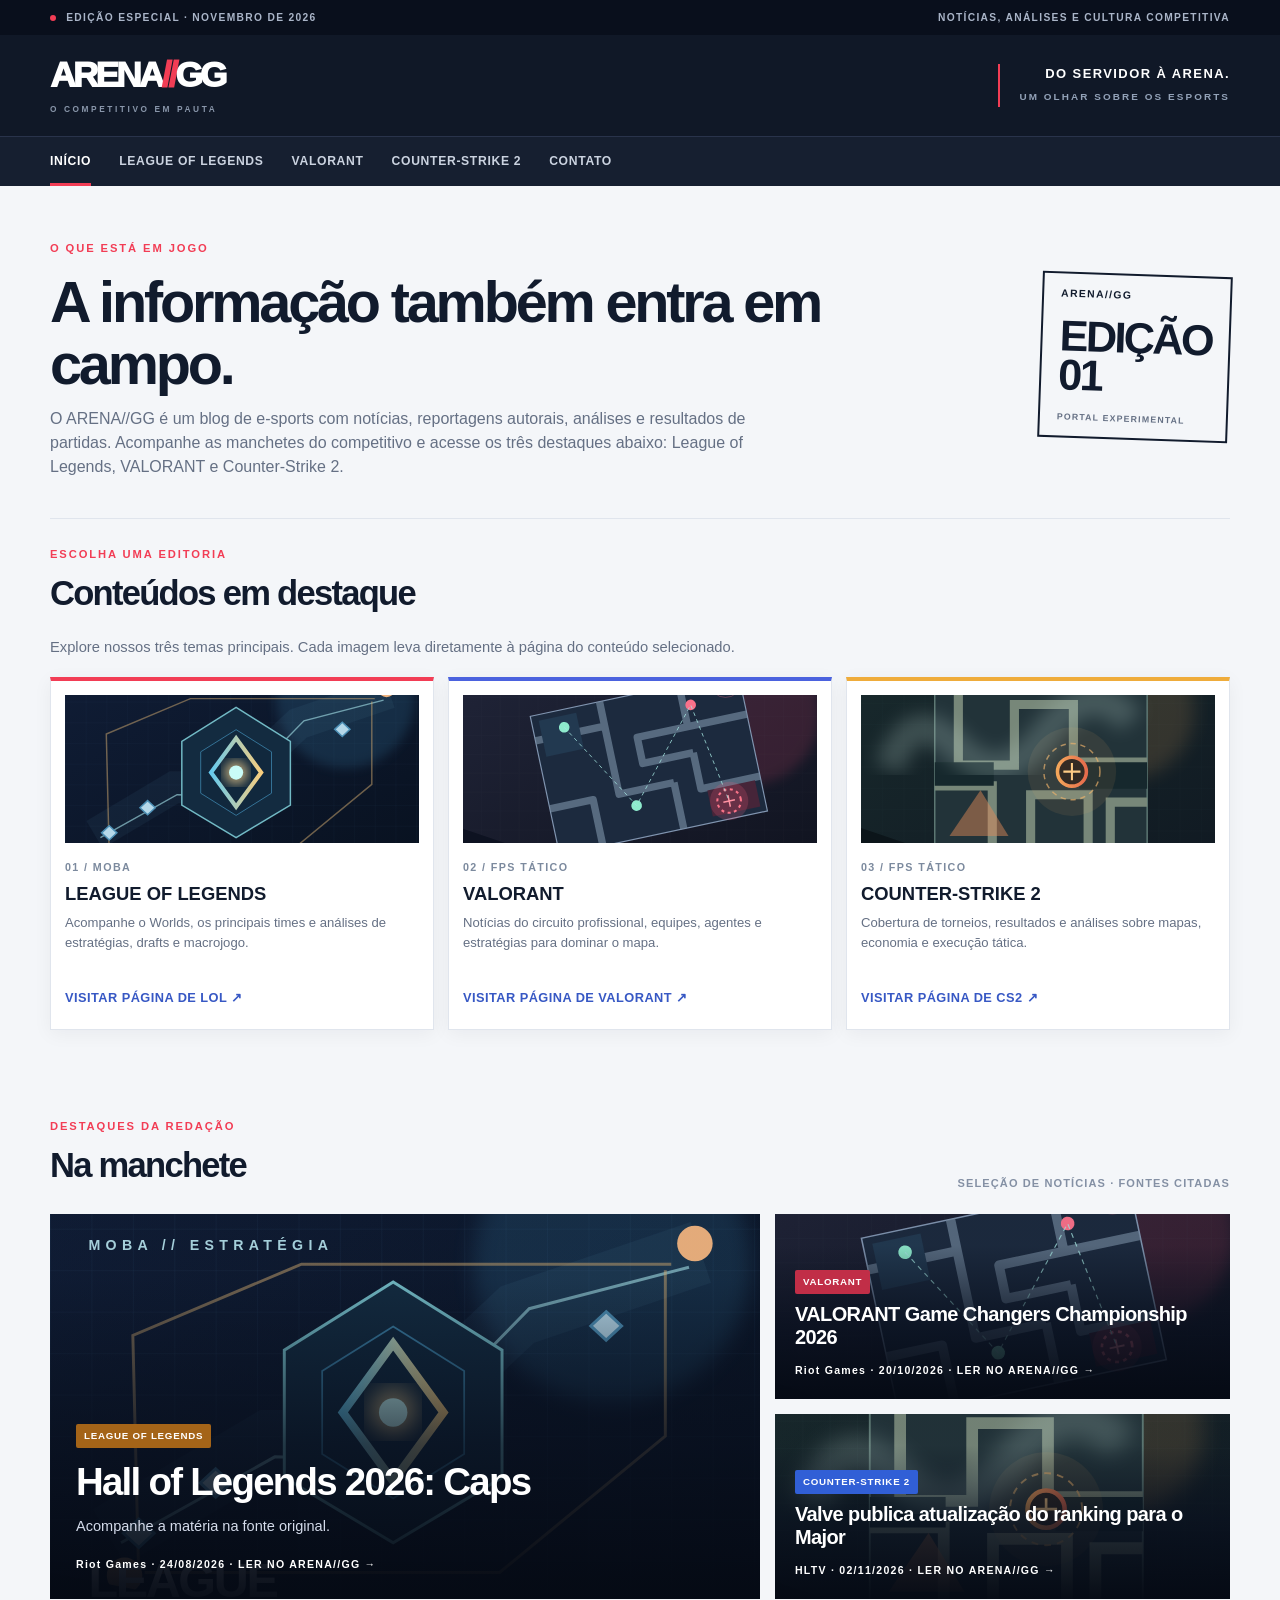
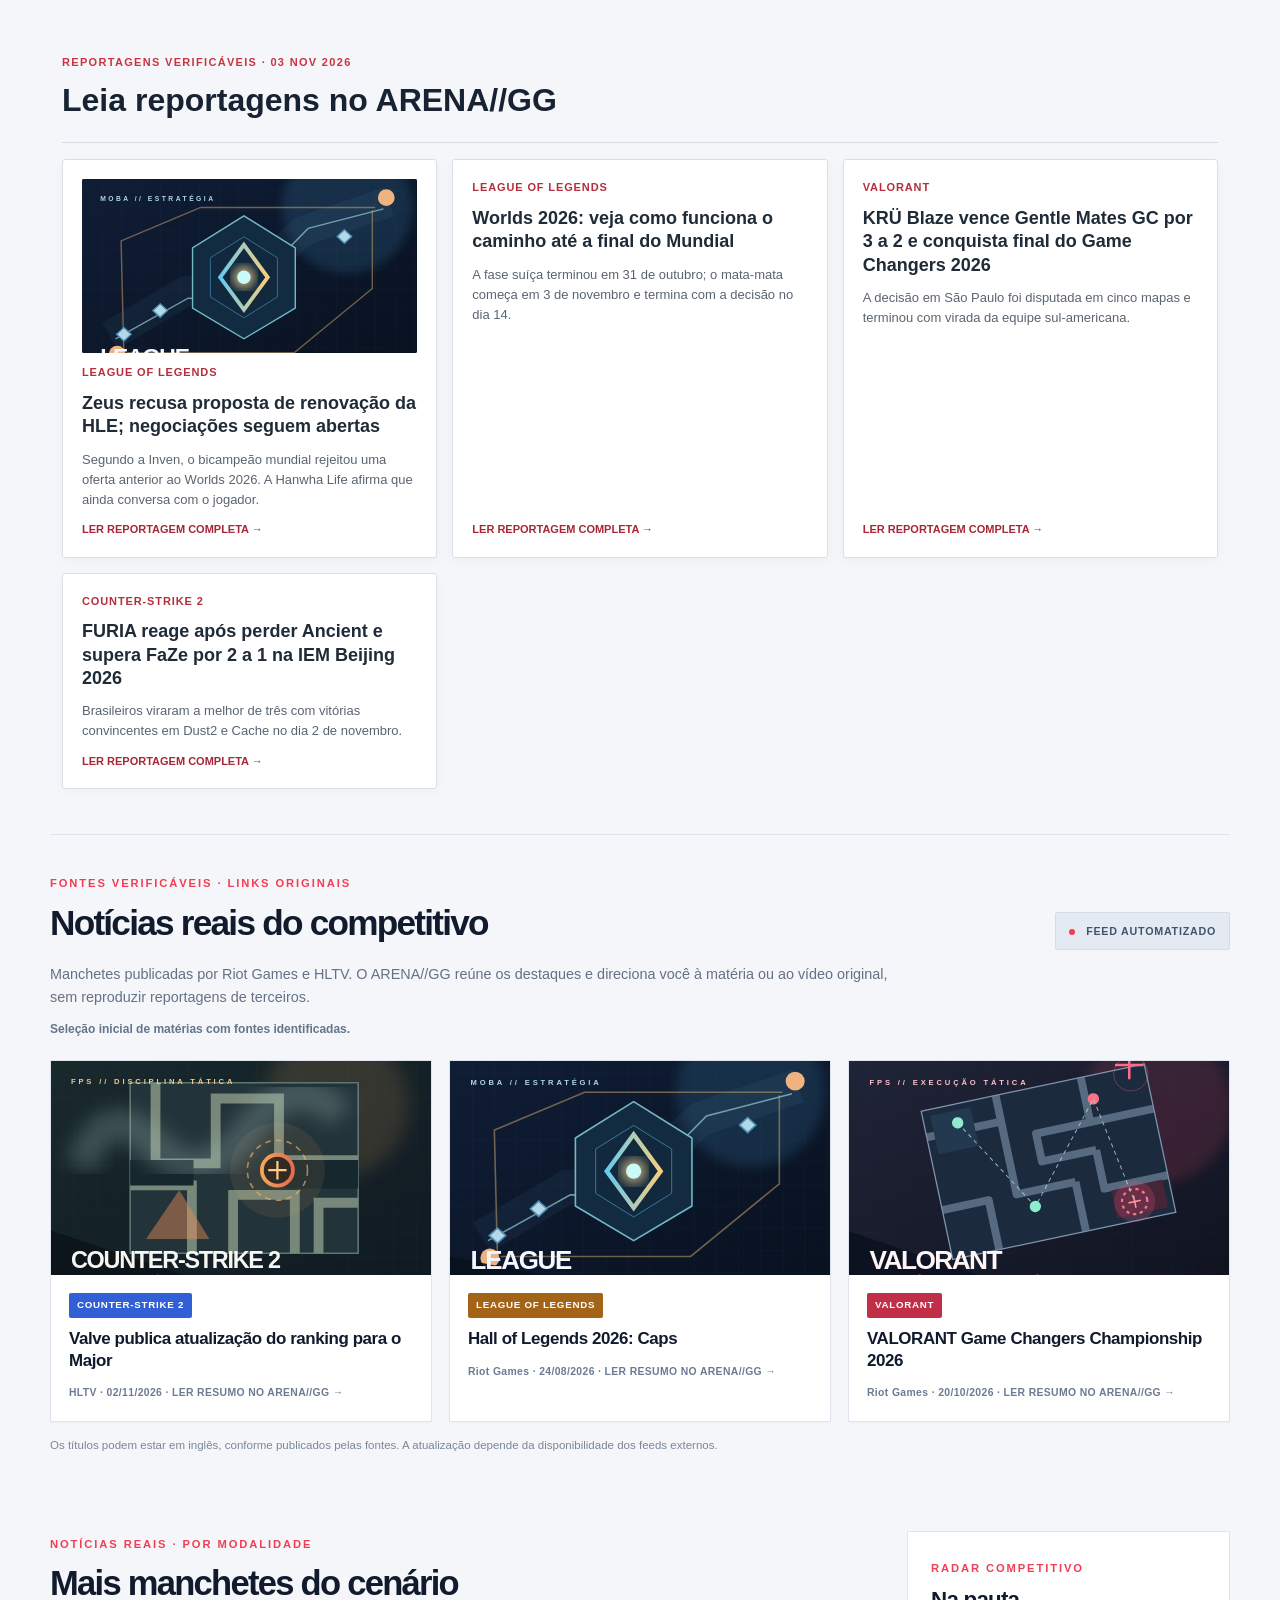
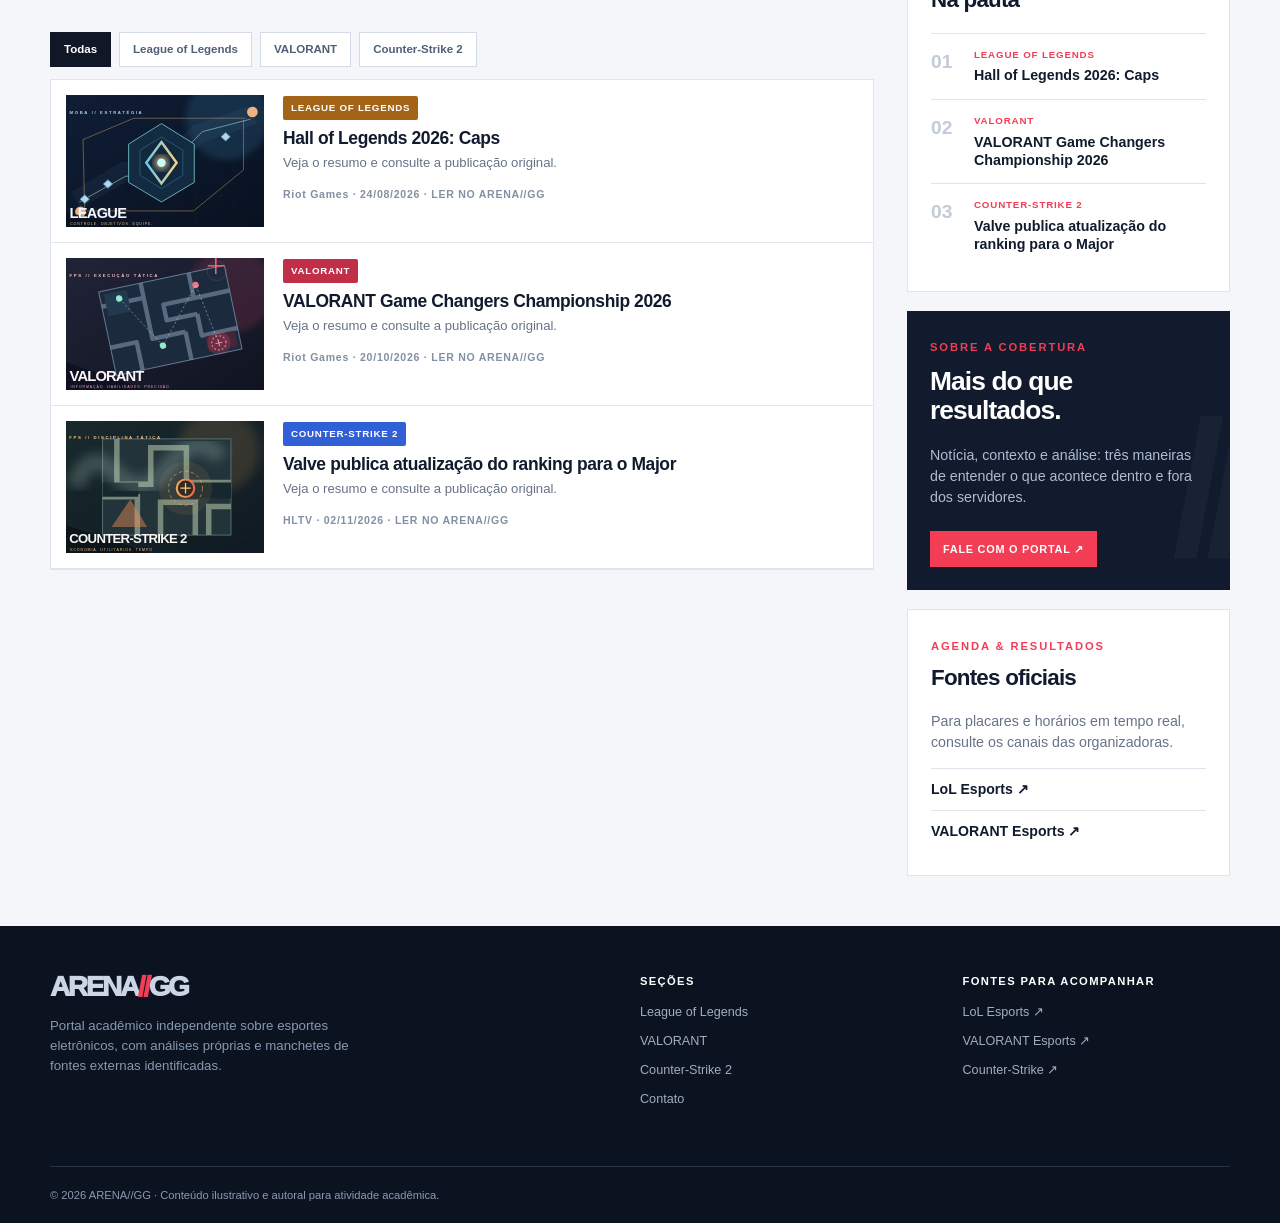
<file: index.html>
<!DOCTYPE html>
<html lang="pt-BR"><head><meta charset="UTF-8"><meta name="viewport" content="width=device-width,initial-scale=1"><meta name="theme-color" content="#101827"><meta name="description" content="Portal acadêmico de notícias e análises de League of Legends, VALORANT e Counter-Strike 2."><title>Início · Notícias de esports | ARENA//GG</title><link rel="stylesheet" href="style.css"><script src="script.js" defer></script><style>
  .departments--featured{padding:22px 0 42px}
  .departments-intro{font-size:.92rem;color:#657084;margin:-6px 0 19px;max-width:740px}
  .departments--featured .departments-grid a{background:#fff;border:1px solid #e0e5ed;border-top:4px solid #f23d55;padding:14px 14px 20px;min-height:0;box-shadow:0 4px 18px rgba(17,27,45,.05)}
  .departments--featured .departments-grid a:nth-child(2){border-top-color:#4b62de}
  .departments--featured .departments-grid a:nth-child(3){border-top-color:#efac3b}
  .departments--featured .department-cover{display:block;width:100%;height:148px;object-fit:cover;background:#142139;margin-bottom:16px}
  .departments--featured .departments-grid strong{margin:8px 0;font-size:1.15rem}
  .departments--featured .department-excerpt{color:#657084;font-size:.82rem;line-height:1.55;margin:0 0 14px;min-height:58px}
  .departments--featured .departments-grid small{font-weight:800;color:#3758c4;letter-spacing:.035em}
  @media(max-width:610px){.departments--featured{padding:14px 0 32px}.departments--featured .department-cover{height:170px}.departments--featured .department-excerpt{min-height:0}}
</style></head>
<body><a class="skip" href="#conteudo">Pular para o conteúdo principal</a>
<div class="topline"><div class="shell top-inner"><span><span class="red-dot"></span> EDIÇÃO ESPECIAL · NOVEMBRO DE 2026</span><span>NOTÍCIAS, ANÁLISES E CULTURA COMPETITIVA</span></div></div>
<header class="site-header"><div class="shell head-row"><a class="logo" href="index.html" aria-label="ARENA GG - página inicial">ARENA<span>//</span>GG<small>O COMPETITIVO EM PAUTA</small></a><div class="header-caption"><strong>DO SERVIDOR À ARENA.</strong><small>UM OLHAR SOBRE OS ESPORTS</small></div><button class="menu-toggle" data-menu-toggle aria-expanded="false" aria-controls="nav-principal">MENU ☰</button></div>
<nav class="nav-strip" aria-label="Menu principal"><div class="shell nav-inner" id="nav-principal"><a href="index.html" aria-current="page">Início</a><a href="league-of-legends.html">League of Legends</a><a href="valorant.html">VALORANT</a><a href="counter-strike-2.html">Counter-Strike 2</a><a href="contato.html">Contato</a></div></nav></header>
<main id="conteudo"><section class="shell intro-strip"><div><span class="section-brow">O QUE ESTÁ EM JOGO</span><h1>A informação também entra em campo.</h1><p>O ARENA//GG é um blog de e-sports com notícias, reportagens autorais, análises e resultados de partidas. Acompanhe as manchetes do competitivo e acesse os três destaques abaixo: League of Legends, VALORANT e Counter-Strike 2.</p></div><div class="edition-stamp"><span>ARENA//GG</span><strong>EDIÇÃO<br>01</strong><small>PORTAL EXPERIMENTAL</small></div></section>
<section class="shell departments departments--featured" aria-labelledby="conteudos-destaque">
  <div class="section-heading">
    <div><span class="section-brow">ESCOLHA UMA EDITORIA</span><h2 id="conteudos-destaque">Conteúdos em destaque</h2></div>
  </div>
  <p class="departments-intro">Explore nossos três temas principais. Cada imagem leva diretamente à página do conteúdo selecionado.</p>
  <div class="departments-grid">
    <a href="league-of-legends.html" aria-label="Acessar a página League of Legends">
      <img class="department-cover" src="assets/league.svg" alt="Arte editorial de League of Legends, com arena e objetivos do jogo" width="1200" height="740">
      <span>01 / MOBA</span>
      <strong>LEAGUE OF LEGENDS</strong>
      <p class="department-excerpt">Acompanhe o Worlds, os principais times e análises de estratégias, drafts e macrojogo.</p>
      <small>VISITAR PÁGINA DE LOL ↗</small>
    </a>
    <a href="valorant.html" aria-label="Acessar a página VALORANT">
      <img class="department-cover" src="assets/valorant.svg" alt="Arte editorial de VALORANT mostrando um mapa tático" width="1200" height="740">
      <span>02 / FPS TÁTICO</span>
      <strong>VALORANT</strong>
      <p class="department-excerpt">Notícias do circuito profissional, equipes, agentes e estratégias para dominar o mapa.</p>
      <small>VISITAR PÁGINA DE VALORANT ↗</small>
    </a>
    <a href="counter-strike-2.html" aria-label="Acessar a página Counter-Strike 2">
      <img class="department-cover" src="assets/counter-strike.svg" alt="Arte editorial de Counter-Strike 2 mostrando elementos de mapas e combate" width="1200" height="740">
      <span>03 / FPS TÁTICO</span>
      <strong>COUNTER-STRIKE 2</strong>
      <p class="department-excerpt">Cobertura de torneios, resultados e análises sobre mapas, economia e execução tática.</p>
      <small>VISITAR PÁGINA DE CS2 ↗</small>
    </a>
  </div>
</section>
<section class="shell news-feature" aria-labelledby="manchetes"><div class="section-heading"><div><span class="section-brow">DESTAQUES DA REDAÇÃO</span><h2 id="manchetes">Na manchete</h2></div><span class="date-label">03 NOV 2026 · EDIÇÃO DEMONSTRATIVA</span></div>
<div class="lead-grid">
<article class="lead-main"><a class="lead-image" href="league-of-legends.html"><img src="assets/league.svg" alt="Ilustração editorial de arena de League of Legends com rotas e objetivos" width="1200" height="740"><span class="image-shade"></span><div class="lead-caption"><span class="category cat-lol">LEAGUE OF LEGENDS</span><h3>Worlds 2026: por que cada decisão pesa ainda mais nos playoffs</h3><p>Com o torneio na reta decisiva, macrojogo, adaptação e pressão emocional fazem toda a diferença.</p><span class="read-marker">LER ANÁLISE <span aria-hidden="true">↗</span></span></div></a></article>
<div class="secondary-leads">
<article><a class="secondary-image" href="valorant.html"><img src="assets/valorant.svg" alt="Ilustração de um mapa tático de VALORANT" width="1200" height="740"><span class="image-shade"></span><div class="secondary-caption"><span class="category cat-val">VALORANT</span><h3>Por que informação vale tanto quanto a mira?</h3><span class="read-marker">VER MATÉRIA ↗</span></div></a></article>
<article><a class="secondary-image" href="counter-strike-2.html"><img src="assets/counter-strike.svg" alt="Ilustração tática de um mapa de Counter-Strike 2" width="1200" height="740"><span class="image-shade"></span><div class="secondary-caption"><span class="category cat-cs">COUNTER-STRIKE 2</span><h3>A economia pode decidir uma série antes do tiro?</h3><span class="read-marker">VER MATÉRIA ↗</span></div></a></article>
</div></div></section>

<section class="shell live-feed-section" aria-labelledby="feed-title">
  <div class="section-heading">
    <div><span class="section-brow">FONTES VERIFICÁVEIS · LINKS ORIGINAIS</span><h2 id="feed-title">Notícias reais do competitivo</h2></div>
    <span class="feed-pill"><span class="red-dot"></span> FEED AUTOMATIZADO</span>
  </div>
  <p class="feed-lead">Manchetes publicadas por Riot Games e HLTV. O ARENA//GG reúne os destaques e direciona você à matéria ou ao vídeo original, sem reproduzir reportagens de terceiros.</p>
  <p class="feed-status" data-feed-status>Carregando informações do arquivo de notícias...</p>
  <div class="live-news-grid" data-live-feed="all" data-limit="6" aria-live="polite"></div>
  <p class="feed-note">Os títulos podem estar em inglês, conforme publicados pelas fontes. A atualização depende da disponibilidade dos feeds externos.</p>
</section>
<section class="shell content-grid"><div class="news-feed"><div class="section-heading"><div><span class="section-brow">CONTEÚDO ORIGINAL DO PORTAL</span><h2>Análises da redação</h2></div></div><div class="filters" role="group" aria-label="Filtrar matérias por modalidade"><button class="filter is-selected" data-filter="all" aria-pressed="true">Todas</button><button class="filter" data-filter="lol" aria-pressed="false">League of Legends</button><button class="filter" data-filter="val" aria-pressed="false">VALORANT</button><button class="filter" data-filter="cs" aria-pressed="false">Counter-Strike 2</button></div>
<div class="news-list" id="lista-materias">
<article class="news-row" data-topic="lol"><a class="news-thumb" href="league-of-legends.html"><img src="assets/league.svg" alt="Mapa ilustrado de League of Legends" width="1200" height="740"></a><div><span class="category cat-lol">LEAGUE OF LEGENDS</span><h3><a href="league-of-legends.html">Worlds 2026: os ajustes que decidem uma série eliminatória</a></h3><p>Entenda como leitura de mapa e preparação mudam a dinâmica do mata-mata.</p><span class="meta">03/11/2026 · ANÁLISE</span></div></article>
<article class="news-row" data-topic="val"><a class="news-thumb" href="valorant.html"><img src="assets/valorant.svg" alt="Mapa tático ilustrado de VALORANT" width="1200" height="740"></a><div><span class="category cat-val">VALORANT</span><h3><a href="valorant.html">O jogo de informação por trás das melhores execuções</a></h3><p>Iniciadores, controladores e decisões coletivas criam caminhos para vencer rounds.</p><span class="meta">03/11/2026 · ESPECIAL</span></div></article>
<article class="news-row" data-topic="cs"><a class="news-thumb" href="counter-strike-2.html"><img src="assets/counter-strike.svg" alt="Planta de mapa ilustrada de Counter-Strike 2" width="1200" height="740"></a><div><span class="category cat-cs">COUNTER-STRIKE 2</span><h3><a href="counter-strike-2.html">CS2: quando guardar uma arma é a melhor jogada</a></h3><p>Por trás de cada round existe uma matemática de risco, recompensa e recursos.</p><span class="meta">03/11/2026 · ANÁLISE</span></div></article>
<article class="news-row" data-topic="lol"><a class="news-thumb" href="league-of-legends.html"><img src="assets/league.svg" alt="Arte editorial de arena MOBA" width="1200" height="740"></a><div><span class="category cat-lol">LEAGUE OF LEGENDS</span><h3><a href="league-of-legends.html">O que observar no draft de um confronto decisivo</a></h3><p>Composições, condições de vitória e escolhas que revelam o plano de cada equipe.</p><span class="meta">02/11/2026 · GUIA DE COBERTURA</span></div></article>
<article class="news-row" data-topic="val"><a class="news-thumb" href="valorant.html"><img src="assets/valorant.svg" alt="Arte editorial de mapa tático" width="1200" height="740"></a><div><span class="category cat-val">VALORANT</span><h3><a href="valorant.html">Por que o domínio de mapa começa antes do plant?</a></h3><p>Uma análise do uso de habilidades e da pressão sobre os espaços de jogo.</p><span class="meta">02/11/2026 · ANÁLISE</span></div></article>
<article class="news-row" data-topic="cs"><a class="news-thumb" href="counter-strike-2.html"><img src="assets/counter-strike.svg" alt="Arte editorial de área de objetivo" width="1200" height="740"></a><div><span class="category cat-cs">COUNTER-STRIKE 2</span><h3><a href="counter-strike-2.html">A utilidade de uma smoke bem posicionada</a></h3><p>Um segundo de vantagem pode abrir a entrada para toda a equipe.</p><span class="meta">02/11/2026 · TÁTICA</span></div></article>
</div></div>
<aside class="sidebar" aria-label="Outras informações do portal"><div class="side-module"><span class="section-brow">RADAR COMPETITIVO</span><h2>Na pauta</h2><div class="radar"><span class="radar-num">01</span><div><span>LEAGUE OF LEGENDS</span><a href="league-of-legends.html">A pressão dos playoffs do Mundial</a></div></div><div class="radar"><span class="radar-num">02</span><div><span>VALORANT</span><a href="valorant.html">Estratégia e tomada de espaço</a></div></div><div class="radar"><span class="radar-num">03</span><div><span>COUNTER-STRIKE 2</span><a href="counter-strike-2.html">Decisões de compra e economia</a></div></div></div>
<div class="side-module side-dark"><span class="section-brow">SOBRE A COBERTURA</span><h2>Mais do que resultados.</h2><p>Notícia, contexto e análise: três maneiras de entender o que acontece dentro e fora dos servidores.</p><a href="contato.html">FALE COM O PORTAL ↗</a></div>
<div class="side-module"><span class="section-brow">AGENDA & RESULTADOS</span><h2>Fontes oficiais</h2><p>Para placares e horários em tempo real, consulte os canais das organizadoras.</p><a class="side-link" href="https://lolesports.com/pt-BR" target="_blank" rel="noopener noreferrer">LoL Esports ↗</a><a class="side-link" href="https://valorantesports.com/pt-BR" target="_blank" rel="noopener noreferrer">VALORANT Esports ↗</a></div></aside></section>
</main>
<footer class="footer"><div class="shell foot-grid"><div><a href="index.html" class="logo foot-logo">ARENA<span>//</span>GG</a><p>Portal acadêmico independente sobre esportes eletrônicos, com análises próprias e manchetes de fontes externas identificadas.</p></div><div><strong>SEÇÕES</strong><a href="league-of-legends.html">League of Legends</a><a href="valorant.html">VALORANT</a><a href="counter-strike-2.html">Counter-Strike 2</a><a href="contato.html">Contato</a></div><div><strong>FONTES PARA ACOMPANHAR</strong><a href="https://lolesports.com/pt-BR" target="_blank" rel="noopener noreferrer">LoL Esports ↗</a><a href="https://valorantesports.com/pt-BR" target="_blank" rel="noopener noreferrer">VALORANT Esports ↗</a><a href="https://www.counter-strike.net/" target="_blank" rel="noopener noreferrer">Counter-Strike ↗</a></div></div><div class="shell foot-bottom">© 2026 ARENA//GG · Conteúdo ilustrativo e autoral para atividade acadêmica.</div></footer></body></html>
</file>
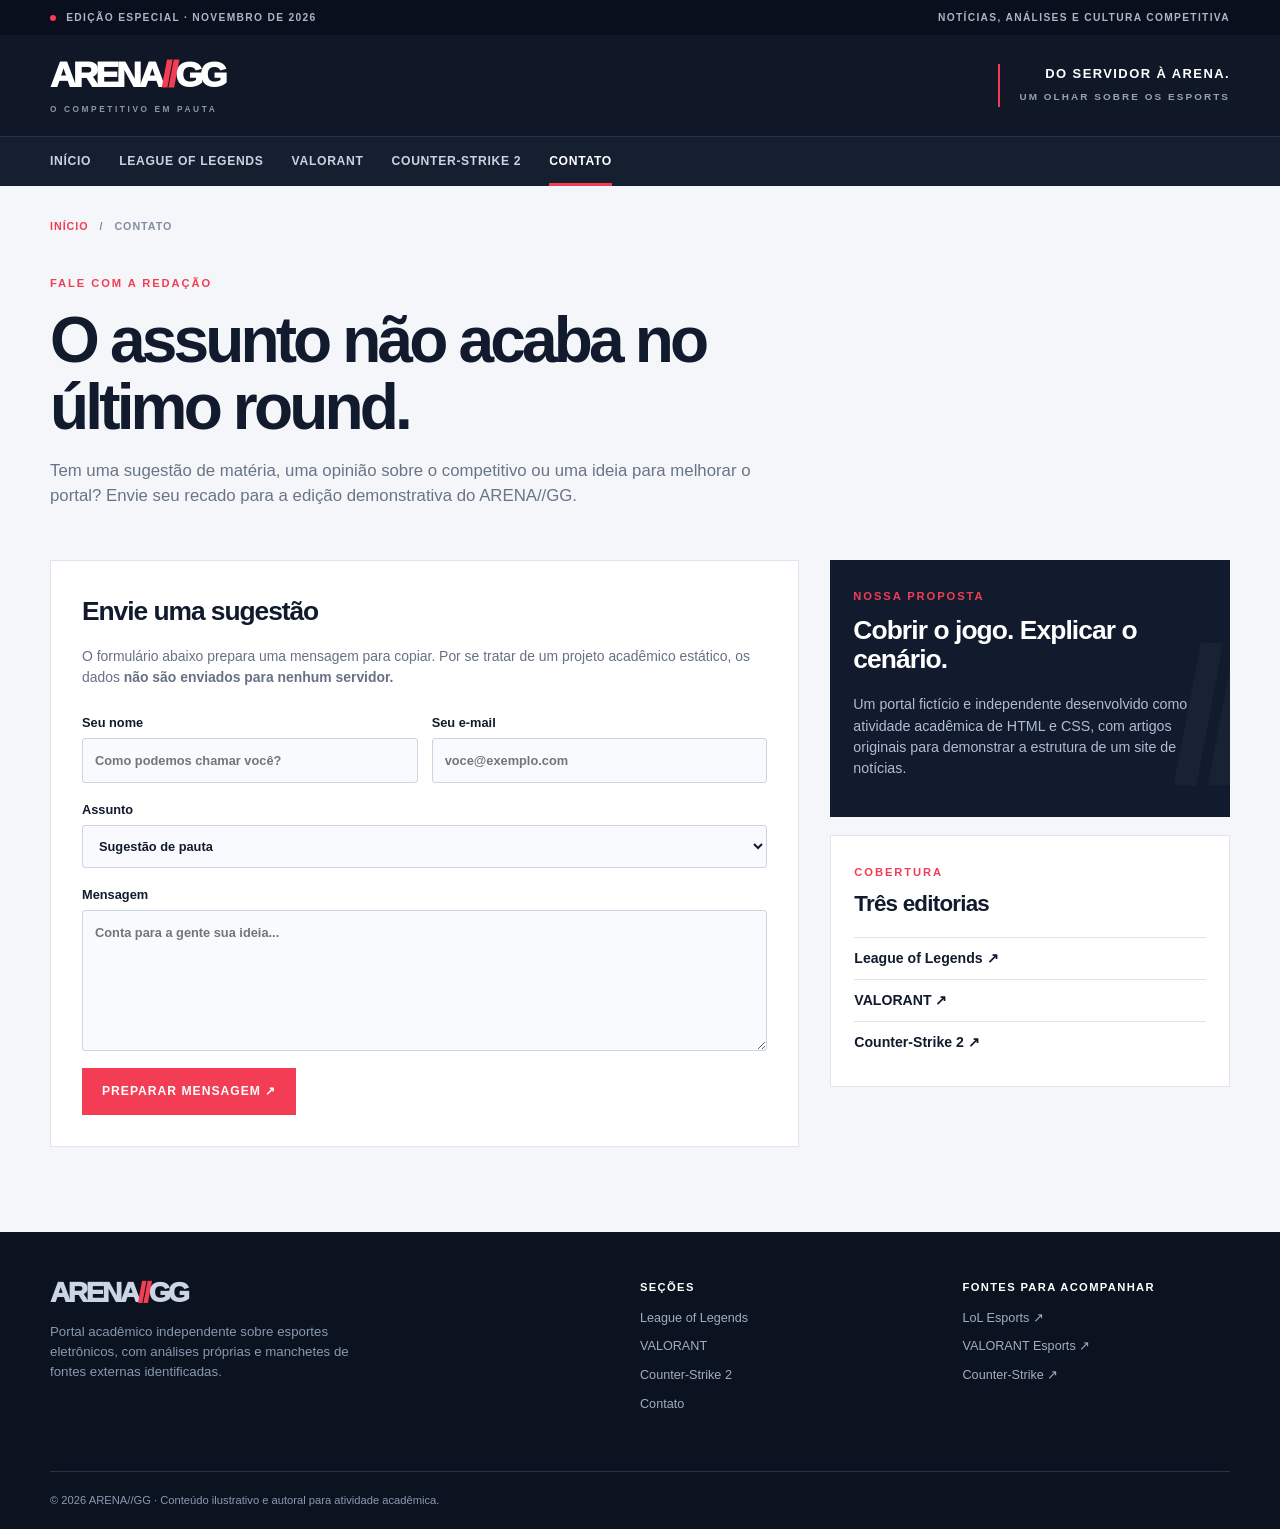
<file: contato.html>
<!DOCTYPE html>
<html lang="pt-BR"><head><meta charset="UTF-8"><meta name="viewport" content="width=device-width,initial-scale=1"><meta name="theme-color" content="#101827"><meta name="description" content="Entre em contato com o portal acadêmico ARENA//GG."><title>Contato | ARENA//GG</title><link rel="stylesheet" href="style.css"><script src="script.js" defer></script></head>
<body><a class="skip" href="#conteudo">Pular para o conteúdo principal</a>
<div class="topline"><div class="shell top-inner"><span><span class="red-dot"></span> EDIÇÃO ESPECIAL · NOVEMBRO DE 2026</span><span>NOTÍCIAS, ANÁLISES E CULTURA COMPETITIVA</span></div></div>
<header class="site-header"><div class="shell head-row"><a class="logo" href="index.html" aria-label="ARENA GG - página inicial">ARENA<span>//</span>GG<small>O COMPETITIVO EM PAUTA</small></a><div class="header-caption"><strong>DO SERVIDOR À ARENA.</strong><small>UM OLHAR SOBRE OS ESPORTS</small></div><button class="menu-toggle" data-menu-toggle aria-expanded="false" aria-controls="nav-principal">MENU ☰</button></div>
<nav class="nav-strip" aria-label="Menu principal"><div class="shell nav-inner" id="nav-principal"><a href="index.html">Início</a><a href="league-of-legends.html">League of Legends</a><a href="valorant.html">VALORANT</a><a href="counter-strike-2.html">Counter-Strike 2</a><a href="contato.html" aria-current="page">Contato</a></div></nav></header>
<main id="conteudo"><section class="shell crumb"><a href="index.html">INÍCIO</a><span> / </span><span>CONTATO</span></section><section class="shell contact-head"><span class="section-brow">FALE COM A REDAÇÃO</span><h1>O assunto não acaba no último round.</h1><p>Tem uma sugestão de matéria, uma opinião sobre o competitivo ou uma ideia para melhorar o portal? Envie seu recado para a edição demonstrativa do ARENA//GG.</p></section>
<div class="shell contact-layout"><section class="contact-panel"><h2>Envie uma sugestão</h2><p>O formulário abaixo prepara uma mensagem para copiar. Por se tratar de um projeto acadêmico estático, os dados <strong>não são enviados para nenhum servidor.</strong></p><form id="contact-form"><div class="contact-fields"><label>Seu nome<input name="nome" required maxlength="80" placeholder="Como podemos chamar você?"></label><label>Seu e-mail<input type="email" name="email" required maxlength="120" placeholder="voce@exemplo.com"></label></div><label>Assunto<select name="assunto" required><option value="Sugestão de pauta">Sugestão de pauta</option><option value="Correção">Correção</option><option value="Opinião">Opinião</option><option value="Outro assunto">Outro assunto</option></select></label><label>Mensagem<textarea name="mensagem" rows="6" required maxlength="1500" placeholder="Conta para a gente sua ideia..."></textarea></label><button type="submit" class="primary-button">PREPARAR MENSAGEM ↗</button></form><div id="preview" class="preview" hidden aria-live="polite"><h3>Mensagem preparada</h3><p>Copie o texto para usar no canal que preferir. Nada foi enviado.</p><pre></pre><button type="button" data-copy>Copiar mensagem</button></div></section><aside class="contact-info"><div class="side-module side-dark"><span class="section-brow">NOSSA PROPOSTA</span><h2>Cobrir o jogo. Explicar o cenário.</h2><p>Um portal fictício e independente desenvolvido como atividade acadêmica de HTML e CSS, com artigos originais para demonstrar a estrutura de um site de notícias.</p></div><div class="side-module"><span class="section-brow">COBERTURA</span><h2>Três editorias</h2><a class="side-link" href="league-of-legends.html">League of Legends ↗</a><a class="side-link" href="valorant.html">VALORANT ↗</a><a class="side-link" href="counter-strike-2.html">Counter-Strike 2 ↗</a></div></aside></div></main>
<footer class="footer"><div class="shell foot-grid"><div><a href="index.html" class="logo foot-logo">ARENA<span>//</span>GG</a><p>Portal acadêmico independente sobre esportes eletrônicos, com análises próprias e manchetes de fontes externas identificadas.</p></div><div><strong>SEÇÕES</strong><a href="league-of-legends.html">League of Legends</a><a href="valorant.html">VALORANT</a><a href="counter-strike-2.html">Counter-Strike 2</a><a href="contato.html">Contato</a></div><div><strong>FONTES PARA ACOMPANHAR</strong><a href="https://lolesports.com/pt-BR" target="_blank" rel="noopener noreferrer">LoL Esports ↗</a><a href="https://valorantesports.com/pt-BR" target="_blank" rel="noopener noreferrer">VALORANT Esports ↗</a><a href="https://www.counter-strike.net/" target="_blank" rel="noopener noreferrer">Counter-Strike ↗</a></div></div><div class="shell foot-bottom">© 2026 ARENA//GG · Conteúdo ilustrativo e autoral para atividade acadêmica.</div></footer></body></html>
</file>
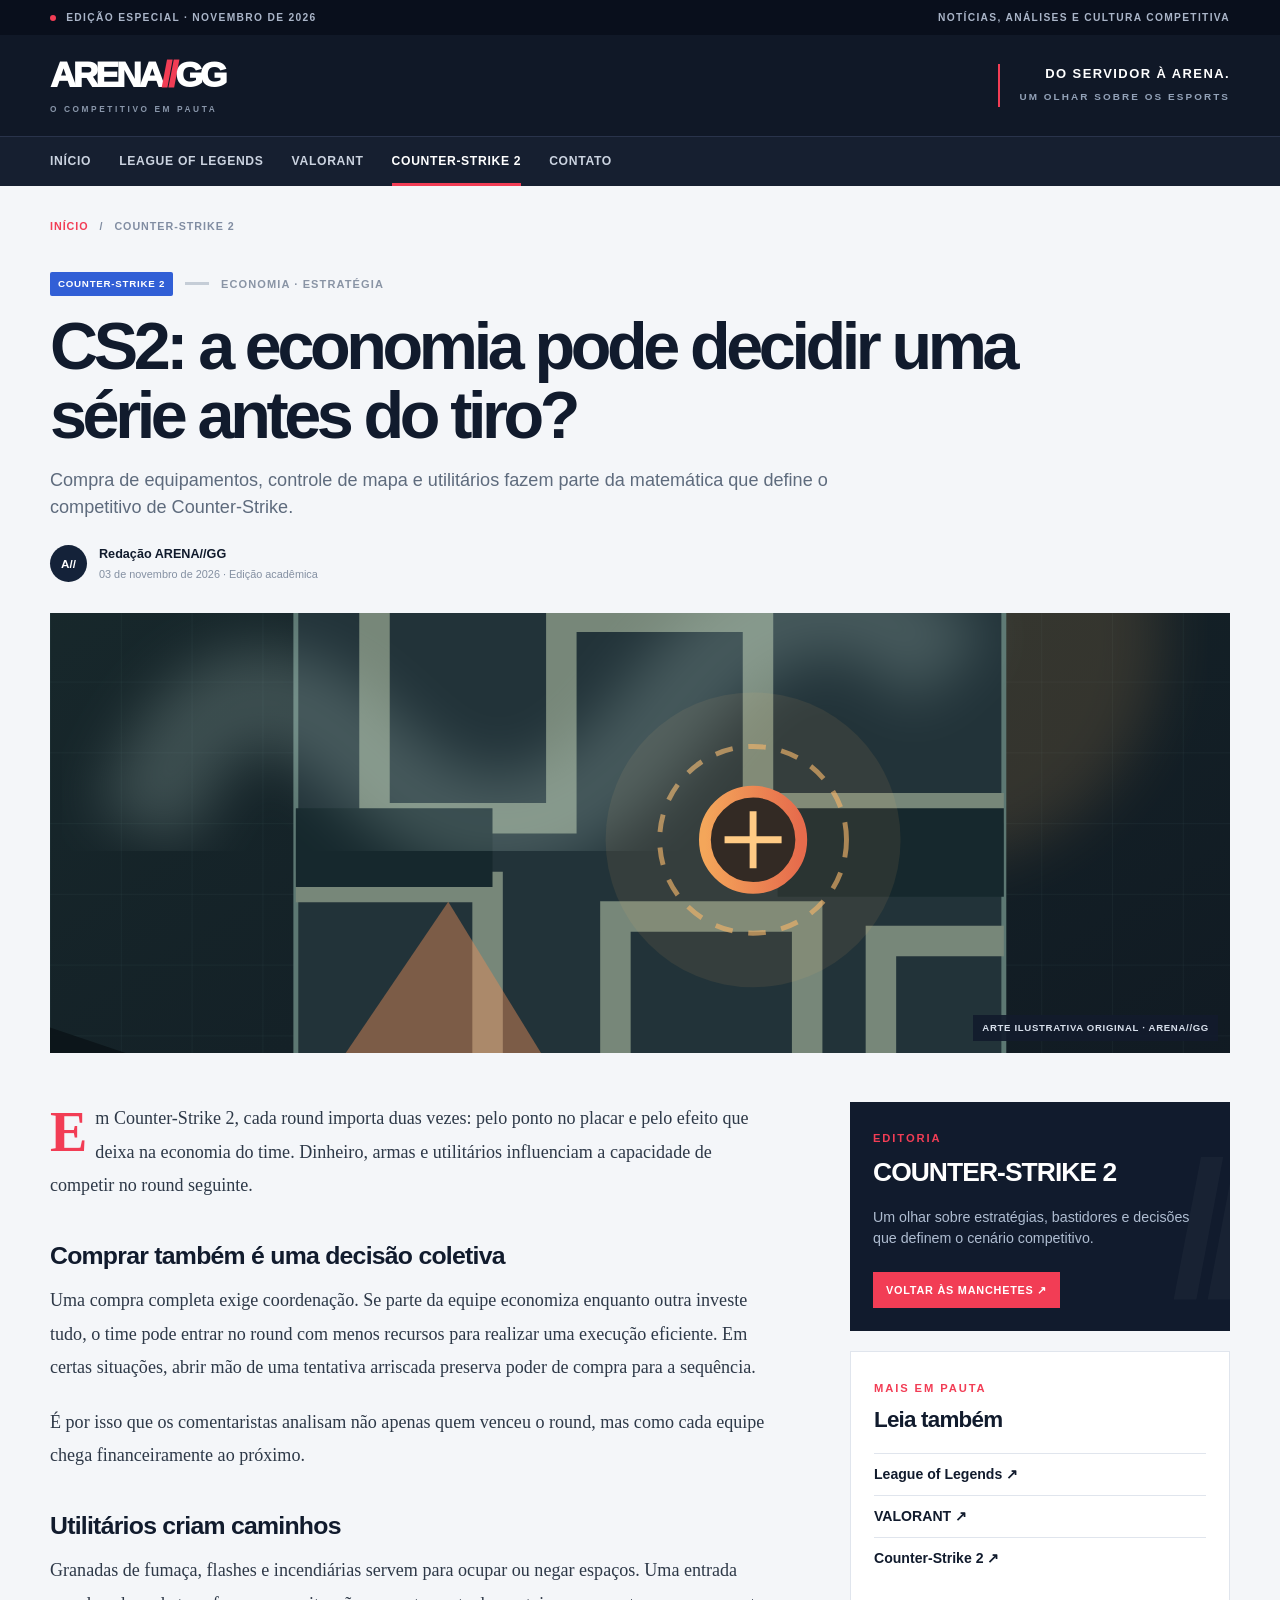
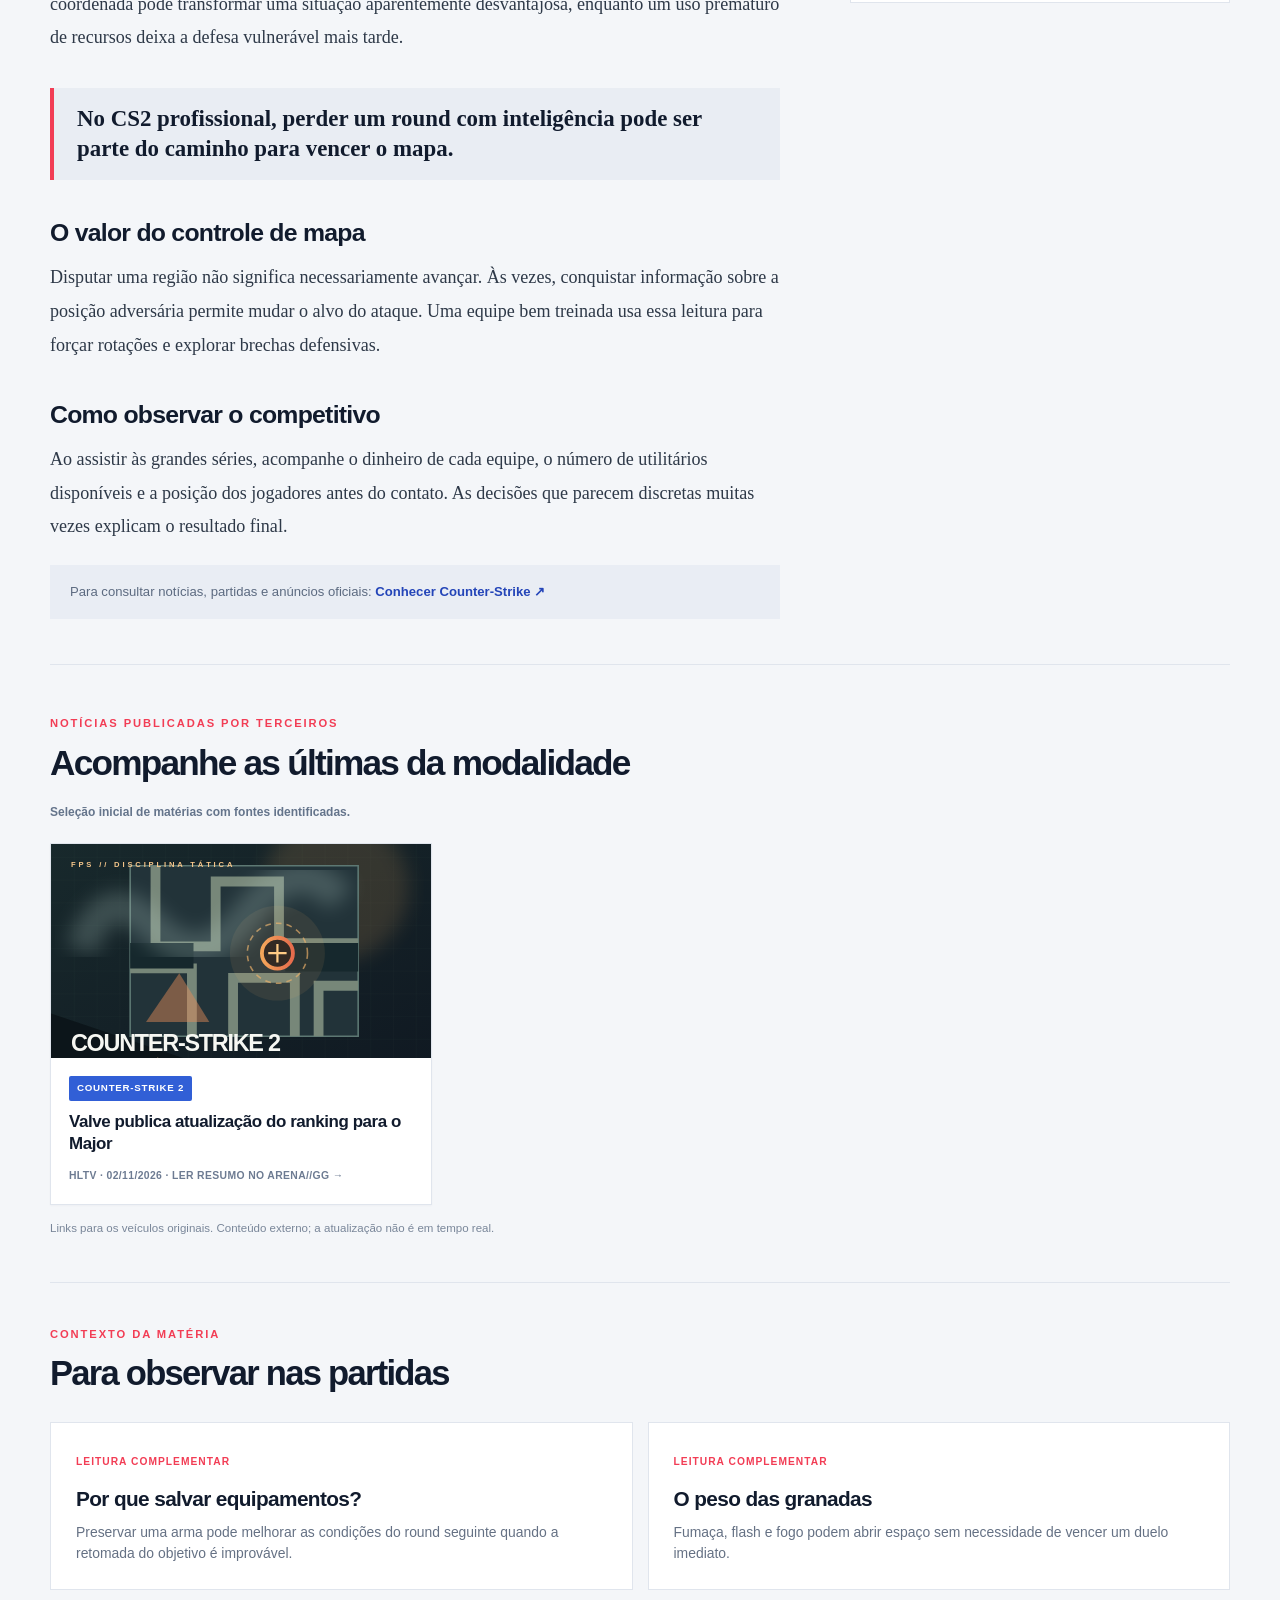
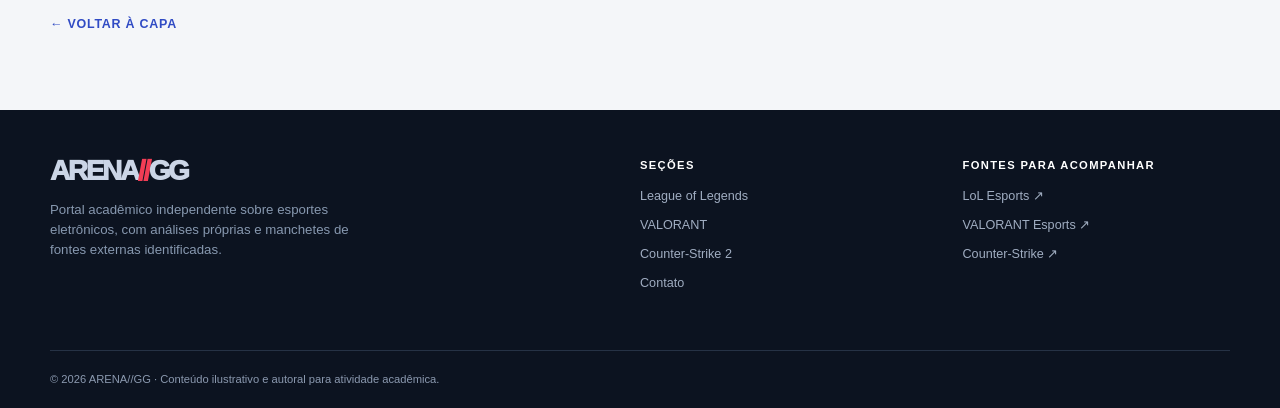
<file: counter-strike-2.html>
<!DOCTYPE html>
<html lang="pt-BR"><head><meta charset="UTF-8"><meta name="viewport" content="width=device-width,initial-scale=1"><meta name="theme-color" content="#101827"><meta name="description" content="Compra de equipamentos, controle de mapa e utilitários fazem parte da matemática que define o competitivo de Counter-Strike."><title>COUNTER-STRIKE 2 | ARENA//GG</title><link rel="stylesheet" href="style.css"><script src="script.js" defer></script></head>
<body><a class="skip" href="#conteudo">Pular para o conteúdo principal</a>
<div class="topline"><div class="shell top-inner"><span><span class="red-dot"></span> EDIÇÃO ESPECIAL · NOVEMBRO DE 2026</span><span>NOTÍCIAS, ANÁLISES E CULTURA COMPETITIVA</span></div></div>
<header class="site-header"><div class="shell head-row"><a class="logo" href="index.html" aria-label="ARENA GG - página inicial">ARENA<span>//</span>GG<small>O COMPETITIVO EM PAUTA</small></a><div class="header-caption"><strong>DO SERVIDOR À ARENA.</strong><small>UM OLHAR SOBRE OS ESPORTS</small></div><button class="menu-toggle" data-menu-toggle aria-expanded="false" aria-controls="nav-principal">MENU ☰</button></div>
<nav class="nav-strip" aria-label="Menu principal"><div class="shell nav-inner" id="nav-principal"><a href="index.html">Início</a><a href="league-of-legends.html">League of Legends</a><a href="valorant.html">VALORANT</a><a href="counter-strike-2.html" aria-current="page">Counter-Strike 2</a><a href="contato.html">Contato</a></div></nav></header>
<main id="conteudo"><section class="shell crumb"><a href="index.html">INÍCIO</a><span> / </span><span>COUNTER-STRIKE 2</span></section><section class="shell article-head"><span class="category cat-cs">COUNTER-STRIKE 2</span><span class="mini-divider"></span><span class="article-topic">ECONOMIA · ESTRATÉGIA</span><h1>CS2: a economia pode decidir uma série antes do tiro?</h1><p>Compra de equipamentos, controle de mapa e utilitários fazem parte da matemática que define o competitivo de Counter-Strike.</p><div class="byline"><span class="author-mark">A//</span><div><strong>Redação ARENA//GG</strong><small>03 de novembro de 2026 · Edição acadêmica</small></div></div></section>
<div class="shell article-banner"><img src="assets/counter-strike.svg" alt="Ilustração de planta de mapa de Counter-Strike 2 com área de objetivo" width="1200" height="740"><span>ARTE ILUSTRATIVA ORIGINAL · ARENA//GG</span></div>
<div class="shell article-main"><article class="article-copy"><p class="drop">Em Counter-Strike 2, cada round importa duas vezes: pelo ponto no placar e pelo efeito que deixa na economia do time. Dinheiro, armas e utilitários influenciam a capacidade de competir no round seguinte.</p>
<h2>Comprar também é uma decisão coletiva</h2><p>Uma compra completa exige coordenação. Se parte da equipe economiza enquanto outra investe tudo, o time pode entrar no round com menos recursos para realizar uma execução eficiente. Em certas situações, abrir mão de uma tentativa arriscada preserva poder de compra para a sequência.</p><p>É por isso que os comentaristas analisam não apenas quem venceu o round, mas como cada equipe chega financeiramente ao próximo.</p>
<h2>Utilitários criam caminhos</h2><p>Granadas de fumaça, flashes e incendiárias servem para ocupar ou negar espaços. Uma entrada coordenada pode transformar uma situação aparentemente desvantajosa, enquanto um uso prematuro de recursos deixa a defesa vulnerável mais tarde.</p>
<blockquote>No CS2 profissional, perder um round com inteligência pode ser parte do caminho para vencer o mapa.</blockquote>
<h2>O valor do controle de mapa</h2><p>Disputar uma região não significa necessariamente avançar. Às vezes, conquistar informação sobre a posição adversária permite mudar o alvo do ataque. Uma equipe bem treinada usa essa leitura para forçar rotações e explorar brechas defensivas.</p>
<h2>Como observar o competitivo</h2><p>Ao assistir às grandes séries, acompanhe o dinheiro de cada equipe, o número de utilitários disponíveis e a posição dos jogadores antes do contato. As decisões que parecem discretas muitas vezes explicam o resultado final.</p><div class="article-source">Para consultar notícias, partidas e anúncios oficiais: <a href="https://www.counter-strike.net/" target="_blank" rel="noopener noreferrer">Conhecer Counter-Strike ↗</a></div></article>
<aside class="article-aside"><div class="side-module side-dark"><span class="section-brow">EDITORIA</span><h2>COUNTER-STRIKE 2</h2><p>Um olhar sobre estratégias, bastidores e decisões que definem o cenário competitivo.</p><a href="index.html">VOLTAR ÀS MANCHETES ↗</a></div><div class="side-module"><span class="section-brow">MAIS EM PAUTA</span><h2>Leia também</h2><a class="side-link" href="league-of-legends.html">League of Legends ↗</a><a class="side-link" href="valorant.html">VALORANT ↗</a><a class="side-link" href="counter-strike-2.html">Counter-Strike 2 ↗</a></div></aside></div>

<section class="shell live-feed-section article-feed" aria-labelledby="feed-title-cs">
  <div class="section-heading"><div><span class="section-brow">NOTÍCIAS PUBLICADAS POR TERCEIROS</span><h2 id="feed-title-cs">Acompanhe as últimas da modalidade</h2></div></div>
  <p class="feed-status" data-feed-status>Carregando manchetes...</p>
  <div class="live-news-grid" data-live-feed="cs" data-limit="3" aria-live="polite"></div>
  <p class="feed-note">Links para os veículos originais. Conteúdo externo; a atualização não é em tempo real.</p>
</section>
<section class="shell related"><div class="section-heading"><div><span class="section-brow">CONTEXTO DA MATÉRIA</span><h2>Para observar nas partidas</h2></div></div><div class="related-grid"><article class="related-card"><span>LEITURA COMPLEMENTAR</span><h3>Por que salvar equipamentos?</h3><p>Preservar uma arma pode melhorar as condições do round seguinte quando a retomada do objetivo é improvável.</p></article><article class="related-card"><span>LEITURA COMPLEMENTAR</span><h3>O peso das granadas</h3><p>Fumaça, flash e fogo podem abrir espaço sem necessidade de vencer um duelo imediato.</p></article></div><a class="all-news" href="index.html">← VOLTAR À CAPA</a></section></main>
<footer class="footer"><div class="shell foot-grid"><div><a href="index.html" class="logo foot-logo">ARENA<span>//</span>GG</a><p>Portal acadêmico independente sobre esportes eletrônicos, com análises próprias e manchetes de fontes externas identificadas.</p></div><div><strong>SEÇÕES</strong><a href="league-of-legends.html">League of Legends</a><a href="valorant.html">VALORANT</a><a href="counter-strike-2.html">Counter-Strike 2</a><a href="contato.html">Contato</a></div><div><strong>FONTES PARA ACOMPANHAR</strong><a href="https://lolesports.com/pt-BR" target="_blank" rel="noopener noreferrer">LoL Esports ↗</a><a href="https://valorantesports.com/pt-BR" target="_blank" rel="noopener noreferrer">VALORANT Esports ↗</a><a href="https://www.counter-strike.net/" target="_blank" rel="noopener noreferrer">Counter-Strike ↗</a></div></div><div class="shell foot-bottom">© 2026 ARENA//GG · Conteúdo ilustrativo e autoral para atividade acadêmica.</div></footer></body></html>
</file>
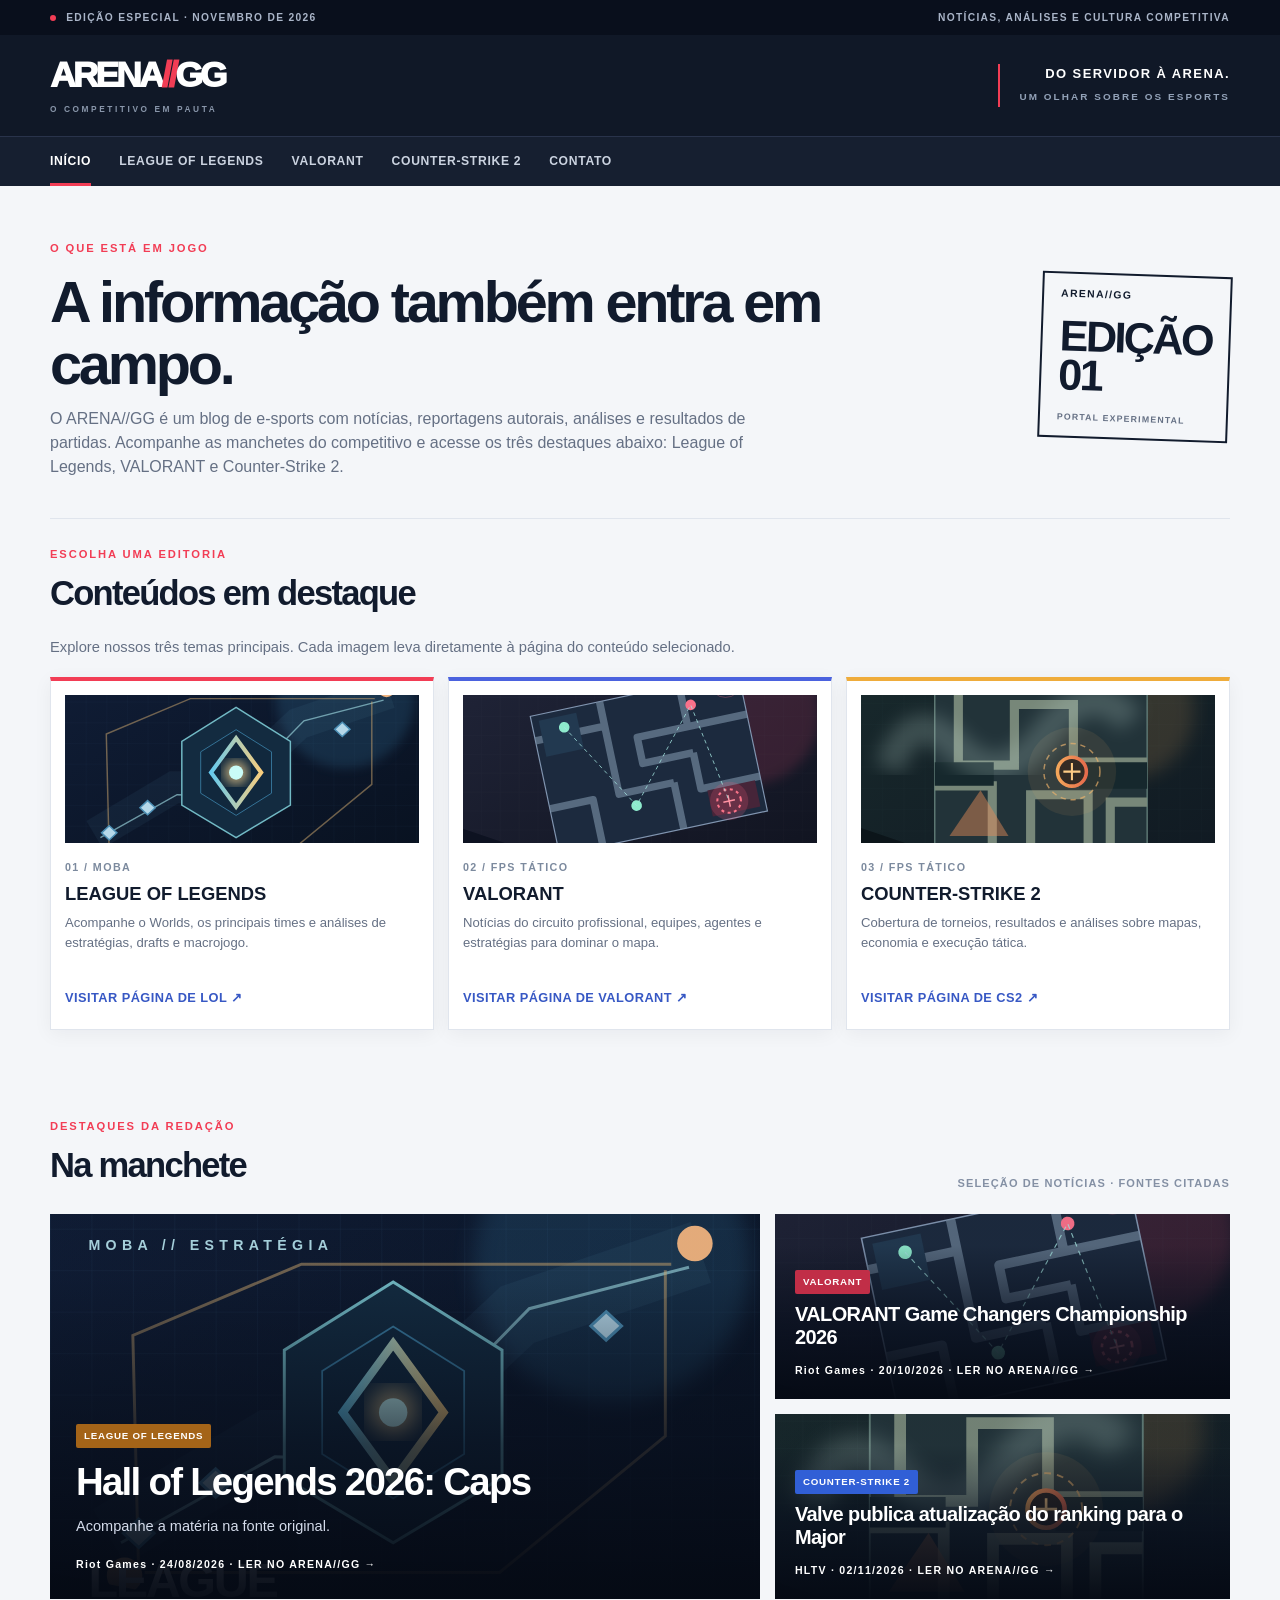
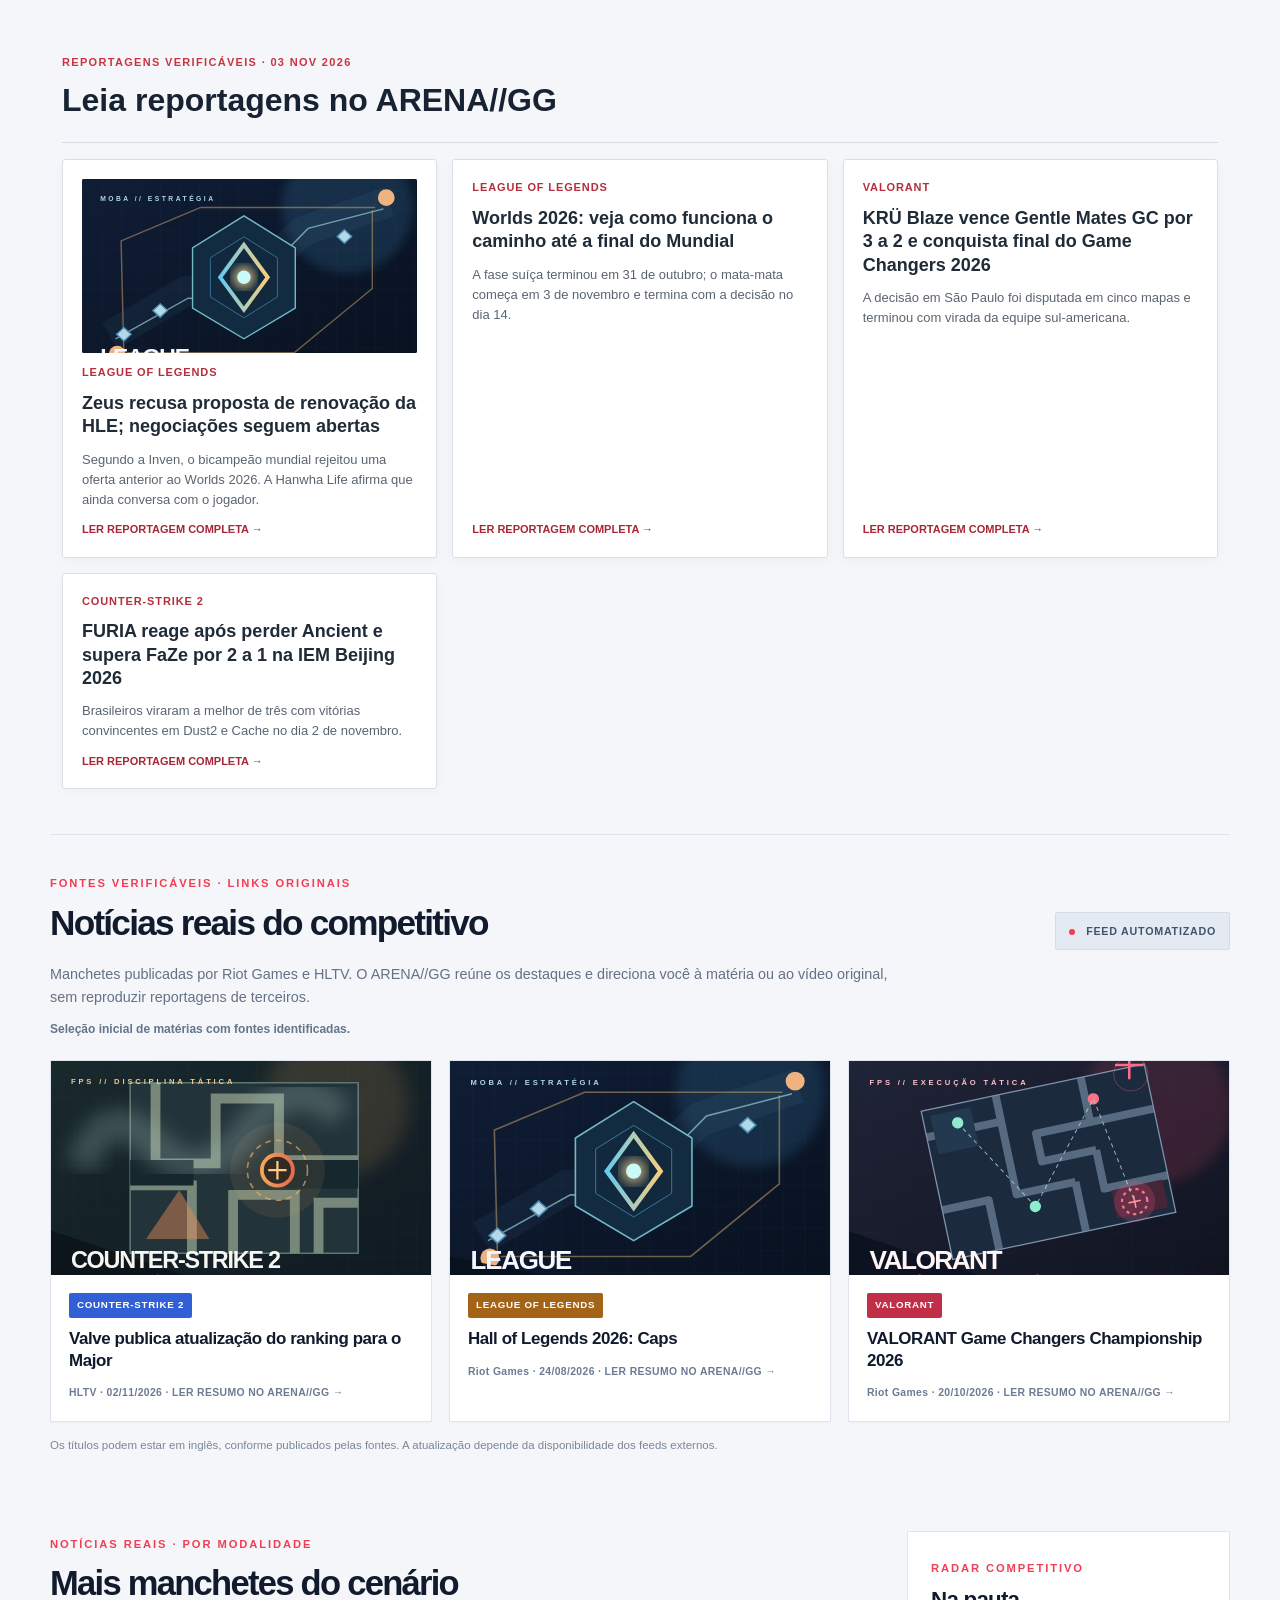
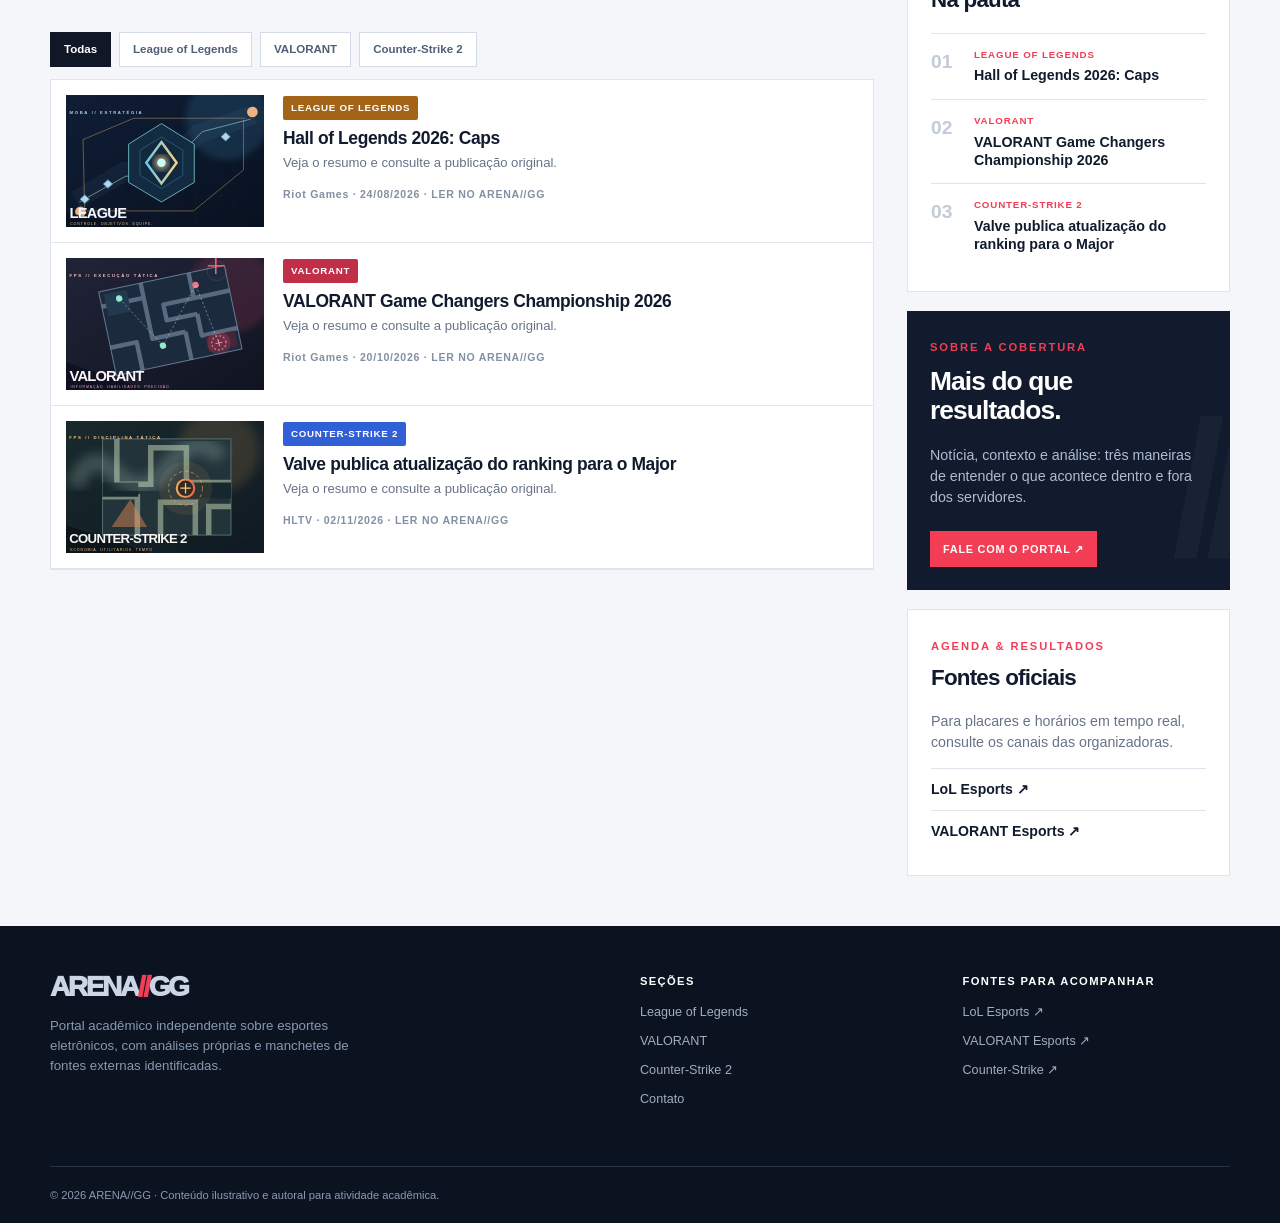
<file: index-1.html>
<!DOCTYPE html>
<html lang="pt-BR"><head><meta charset="UTF-8"><meta name="viewport" content="width=device-width,initial-scale=1"><meta name="theme-color" content="#101827"><meta name="description" content="Portal acadêmico de notícias e análises de League of Legends, VALORANT e Counter-Strike 2."><title>Início · Notícias de esports | ARENA//GG</title><link rel="stylesheet" href="style.css"><script src="script.js" defer></script><style>
  .departments--featured{padding:22px 0 42px}
  .departments-intro{font-size:.92rem;color:#657084;margin:-6px 0 19px;max-width:740px}
  .departments--featured .departments-grid a{background:#fff;border:1px solid #e0e5ed;border-top:4px solid #f23d55;padding:14px 14px 20px;min-height:0;box-shadow:0 4px 18px rgba(17,27,45,.05)}
  .departments--featured .departments-grid a:nth-child(2){border-top-color:#4b62de}
  .departments--featured .departments-grid a:nth-child(3){border-top-color:#efac3b}
  .departments--featured .department-cover{display:block;width:100%;height:148px;object-fit:cover;background:#142139;margin-bottom:16px}
  .departments--featured .departments-grid strong{margin:8px 0;font-size:1.15rem}
  .departments--featured .department-excerpt{color:#657084;font-size:.82rem;line-height:1.55;margin:0 0 14px;min-height:58px}
  .departments--featured .departments-grid small{font-weight:800;color:#3758c4;letter-spacing:.035em}
  @media(max-width:610px){.departments--featured{padding:14px 0 32px}.departments--featured .department-cover{height:170px}.departments--featured .department-excerpt{min-height:0}}
</style></head>
<body><a class="skip" href="#conteudo">Pular para o conteúdo principal</a>
<div class="topline"><div class="shell top-inner"><span><span class="red-dot"></span> EDIÇÃO ESPECIAL · NOVEMBRO DE 2026</span><span>NOTÍCIAS, ANÁLISES E CULTURA COMPETITIVA</span></div></div>
<header class="site-header"><div class="shell head-row"><a class="logo" href="index.html" aria-label="ARENA GG - página inicial">ARENA<span>//</span>GG<small>O COMPETITIVO EM PAUTA</small></a><div class="header-caption"><strong>DO SERVIDOR À ARENA.</strong><small>UM OLHAR SOBRE OS ESPORTS</small></div><button class="menu-toggle" data-menu-toggle aria-expanded="false" aria-controls="nav-principal">MENU ☰</button></div>
<nav class="nav-strip" aria-label="Menu principal"><div class="shell nav-inner" id="nav-principal"><a href="index.html" aria-current="page">Início</a><a href="league-of-legends.html">League of Legends</a><a href="valorant.html">VALORANT</a><a href="counter-strike-2.html">Counter-Strike 2</a><a href="contato.html">Contato</a></div></nav></header>
<main id="conteudo"><section class="shell intro-strip"><div><span class="section-brow">O QUE ESTÁ EM JOGO</span><h1>A informação também entra em campo.</h1><p>O ARENA//GG é um blog de e-sports com notícias, reportagens autorais, análises e resultados de partidas. Acompanhe as manchetes do competitivo e acesse os três destaques abaixo: League of Legends, VALORANT e Counter-Strike 2.</p></div><div class="edition-stamp"><span>ARENA//GG</span><strong>EDIÇÃO<br>01</strong><small>PORTAL EXPERIMENTAL</small></div></section>
<section class="shell departments departments--featured" aria-labelledby="conteudos-destaque">
  <div class="section-heading">
    <div><span class="section-brow">ESCOLHA UMA EDITORIA</span><h2 id="conteudos-destaque">Conteúdos em destaque</h2></div>
  </div>
  <p class="departments-intro">Explore nossos três temas principais. Cada imagem leva diretamente à página do conteúdo selecionado.</p>
  <div class="departments-grid">
    <a href="league-of-legends.html" aria-label="Acessar a página League of Legends">
      <img class="department-cover" src="assets/league.svg" alt="Arte editorial de League of Legends, com arena e objetivos do jogo" width="1200" height="740">
      <span>01 / MOBA</span>
      <strong>LEAGUE OF LEGENDS</strong>
      <p class="department-excerpt">Acompanhe o Worlds, os principais times e análises de estratégias, drafts e macrojogo.</p>
      <small>VISITAR PÁGINA DE LOL ↗</small>
    </a>
    <a href="valorant.html" aria-label="Acessar a página VALORANT">
      <img class="department-cover" src="assets/valorant.svg" alt="Arte editorial de VALORANT mostrando um mapa tático" width="1200" height="740">
      <span>02 / FPS TÁTICO</span>
      <strong>VALORANT</strong>
      <p class="department-excerpt">Notícias do circuito profissional, equipes, agentes e estratégias para dominar o mapa.</p>
      <small>VISITAR PÁGINA DE VALORANT ↗</small>
    </a>
    <a href="counter-strike-2.html" aria-label="Acessar a página Counter-Strike 2">
      <img class="department-cover" src="assets/counter-strike.svg" alt="Arte editorial de Counter-Strike 2 mostrando elementos de mapas e combate" width="1200" height="740">
      <span>03 / FPS TÁTICO</span>
      <strong>COUNTER-STRIKE 2</strong>
      <p class="department-excerpt">Cobertura de torneios, resultados e análises sobre mapas, economia e execução tática.</p>
      <small>VISITAR PÁGINA DE CS2 ↗</small>
    </a>
  </div>
</section>
<section class="shell news-feature" aria-labelledby="manchetes"><div class="section-heading"><div><span class="section-brow">DESTAQUES DA REDAÇÃO</span><h2 id="manchetes">Na manchete</h2></div><span class="date-label">03 NOV 2026 · EDIÇÃO DEMONSTRATIVA</span></div>
<div class="lead-grid">
<article class="lead-main"><a class="lead-image" href="league-of-legends.html"><img src="assets/league.svg" alt="Ilustração editorial de arena de League of Legends com rotas e objetivos" width="1200" height="740"><span class="image-shade"></span><div class="lead-caption"><span class="category cat-lol">LEAGUE OF LEGENDS</span><h3>Worlds 2026: por que cada decisão pesa ainda mais nos playoffs</h3><p>Com o torneio na reta decisiva, macrojogo, adaptação e pressão emocional fazem toda a diferença.</p><span class="read-marker">LER ANÁLISE <span aria-hidden="true">↗</span></span></div></a></article>
<div class="secondary-leads">
<article><a class="secondary-image" href="valorant.html"><img src="assets/valorant.svg" alt="Ilustração de um mapa tático de VALORANT" width="1200" height="740"><span class="image-shade"></span><div class="secondary-caption"><span class="category cat-val">VALORANT</span><h3>Por que informação vale tanto quanto a mira?</h3><span class="read-marker">VER MATÉRIA ↗</span></div></a></article>
<article><a class="secondary-image" href="counter-strike-2.html"><img src="assets/counter-strike.svg" alt="Ilustração tática de um mapa de Counter-Strike 2" width="1200" height="740"><span class="image-shade"></span><div class="secondary-caption"><span class="category cat-cs">COUNTER-STRIKE 2</span><h3>A economia pode decidir uma série antes do tiro?</h3><span class="read-marker">VER MATÉRIA ↗</span></div></a></article>
</div></div></section>

<section class="shell live-feed-section" aria-labelledby="feed-title">
  <div class="section-heading">
    <div><span class="section-brow">FONTES VERIFICÁVEIS · LINKS ORIGINAIS</span><h2 id="feed-title">Notícias reais do competitivo</h2></div>
    <span class="feed-pill"><span class="red-dot"></span> FEED AUTOMATIZADO</span>
  </div>
  <p class="feed-lead">Manchetes publicadas por Riot Games e HLTV. O ARENA//GG reúne os destaques e direciona você à matéria ou ao vídeo original, sem reproduzir reportagens de terceiros.</p>
  <p class="feed-status" data-feed-status>Carregando informações do arquivo de notícias...</p>
  <div class="live-news-grid" data-live-feed="all" data-limit="6" aria-live="polite"></div>
  <p class="feed-note">Os títulos podem estar em inglês, conforme publicados pelas fontes. A atualização depende da disponibilidade dos feeds externos.</p>
</section>
<section class="shell content-grid"><div class="news-feed"><div class="section-heading"><div><span class="section-brow">CONTEÚDO ORIGINAL DO PORTAL</span><h2>Análises da redação</h2></div></div><div class="filters" role="group" aria-label="Filtrar matérias por modalidade"><button class="filter is-selected" data-filter="all" aria-pressed="true">Todas</button><button class="filter" data-filter="lol" aria-pressed="false">League of Legends</button><button class="filter" data-filter="val" aria-pressed="false">VALORANT</button><button class="filter" data-filter="cs" aria-pressed="false">Counter-Strike 2</button></div>
<div class="news-list" id="lista-materias">
<article class="news-row" data-topic="lol"><a class="news-thumb" href="league-of-legends.html"><img src="assets/league.svg" alt="Mapa ilustrado de League of Legends" width="1200" height="740"></a><div><span class="category cat-lol">LEAGUE OF LEGENDS</span><h3><a href="league-of-legends.html">Worlds 2026: os ajustes que decidem uma série eliminatória</a></h3><p>Entenda como leitura de mapa e preparação mudam a dinâmica do mata-mata.</p><span class="meta">03/11/2026 · ANÁLISE</span></div></article>
<article class="news-row" data-topic="val"><a class="news-thumb" href="valorant.html"><img src="assets/valorant.svg" alt="Mapa tático ilustrado de VALORANT" width="1200" height="740"></a><div><span class="category cat-val">VALORANT</span><h3><a href="valorant.html">O jogo de informação por trás das melhores execuções</a></h3><p>Iniciadores, controladores e decisões coletivas criam caminhos para vencer rounds.</p><span class="meta">03/11/2026 · ESPECIAL</span></div></article>
<article class="news-row" data-topic="cs"><a class="news-thumb" href="counter-strike-2.html"><img src="assets/counter-strike.svg" alt="Planta de mapa ilustrada de Counter-Strike 2" width="1200" height="740"></a><div><span class="category cat-cs">COUNTER-STRIKE 2</span><h3><a href="counter-strike-2.html">CS2: quando guardar uma arma é a melhor jogada</a></h3><p>Por trás de cada round existe uma matemática de risco, recompensa e recursos.</p><span class="meta">03/11/2026 · ANÁLISE</span></div></article>
<article class="news-row" data-topic="lol"><a class="news-thumb" href="league-of-legends.html"><img src="assets/league.svg" alt="Arte editorial de arena MOBA" width="1200" height="740"></a><div><span class="category cat-lol">LEAGUE OF LEGENDS</span><h3><a href="league-of-legends.html">O que observar no draft de um confronto decisivo</a></h3><p>Composições, condições de vitória e escolhas que revelam o plano de cada equipe.</p><span class="meta">02/11/2026 · GUIA DE COBERTURA</span></div></article>
<article class="news-row" data-topic="val"><a class="news-thumb" href="valorant.html"><img src="assets/valorant.svg" alt="Arte editorial de mapa tático" width="1200" height="740"></a><div><span class="category cat-val">VALORANT</span><h3><a href="valorant.html">Por que o domínio de mapa começa antes do plant?</a></h3><p>Uma análise do uso de habilidades e da pressão sobre os espaços de jogo.</p><span class="meta">02/11/2026 · ANÁLISE</span></div></article>
<article class="news-row" data-topic="cs"><a class="news-thumb" href="counter-strike-2.html"><img src="assets/counter-strike.svg" alt="Arte editorial de área de objetivo" width="1200" height="740"></a><div><span class="category cat-cs">COUNTER-STRIKE 2</span><h3><a href="counter-strike-2.html">A utilidade de uma smoke bem posicionada</a></h3><p>Um segundo de vantagem pode abrir a entrada para toda a equipe.</p><span class="meta">02/11/2026 · TÁTICA</span></div></article>
</div></div>
<aside class="sidebar" aria-label="Outras informações do portal"><div class="side-module"><span class="section-brow">RADAR COMPETITIVO</span><h2>Na pauta</h2><div class="radar"><span class="radar-num">01</span><div><span>LEAGUE OF LEGENDS</span><a href="league-of-legends.html">A pressão dos playoffs do Mundial</a></div></div><div class="radar"><span class="radar-num">02</span><div><span>VALORANT</span><a href="valorant.html">Estratégia e tomada de espaço</a></div></div><div class="radar"><span class="radar-num">03</span><div><span>COUNTER-STRIKE 2</span><a href="counter-strike-2.html">Decisões de compra e economia</a></div></div></div>
<div class="side-module side-dark"><span class="section-brow">SOBRE A COBERTURA</span><h2>Mais do que resultados.</h2><p>Notícia, contexto e análise: três maneiras de entender o que acontece dentro e fora dos servidores.</p><a href="contato.html">FALE COM O PORTAL ↗</a></div>
<div class="side-module"><span class="section-brow">AGENDA & RESULTADOS</span><h2>Fontes oficiais</h2><p>Para placares e horários em tempo real, consulte os canais das organizadoras.</p><a class="side-link" href="https://lolesports.com/pt-BR" target="_blank" rel="noopener noreferrer">LoL Esports ↗</a><a class="side-link" href="https://valorantesports.com/pt-BR" target="_blank" rel="noopener noreferrer">VALORANT Esports ↗</a></div></aside></section>
</main>
<footer class="footer"><div class="shell foot-grid"><div><a href="index.html" class="logo foot-logo">ARENA<span>//</span>GG</a><p>Portal acadêmico independente sobre esportes eletrônicos, com análises próprias e manchetes de fontes externas identificadas.</p></div><div><strong>SEÇÕES</strong><a href="league-of-legends.html">League of Legends</a><a href="valorant.html">VALORANT</a><a href="counter-strike-2.html">Counter-Strike 2</a><a href="contato.html">Contato</a></div><div><strong>FONTES PARA ACOMPANHAR</strong><a href="https://lolesports.com/pt-BR" target="_blank" rel="noopener noreferrer">LoL Esports ↗</a><a href="https://valorantesports.com/pt-BR" target="_blank" rel="noopener noreferrer">VALORANT Esports ↗</a><a href="https://www.counter-strike.net/" target="_blank" rel="noopener noreferrer">Counter-Strike ↗</a></div></div><div class="shell foot-bottom">© 2026 ARENA//GG · Conteúdo ilustrativo e autoral para atividade acadêmica.</div></footer></body></html>
</file>
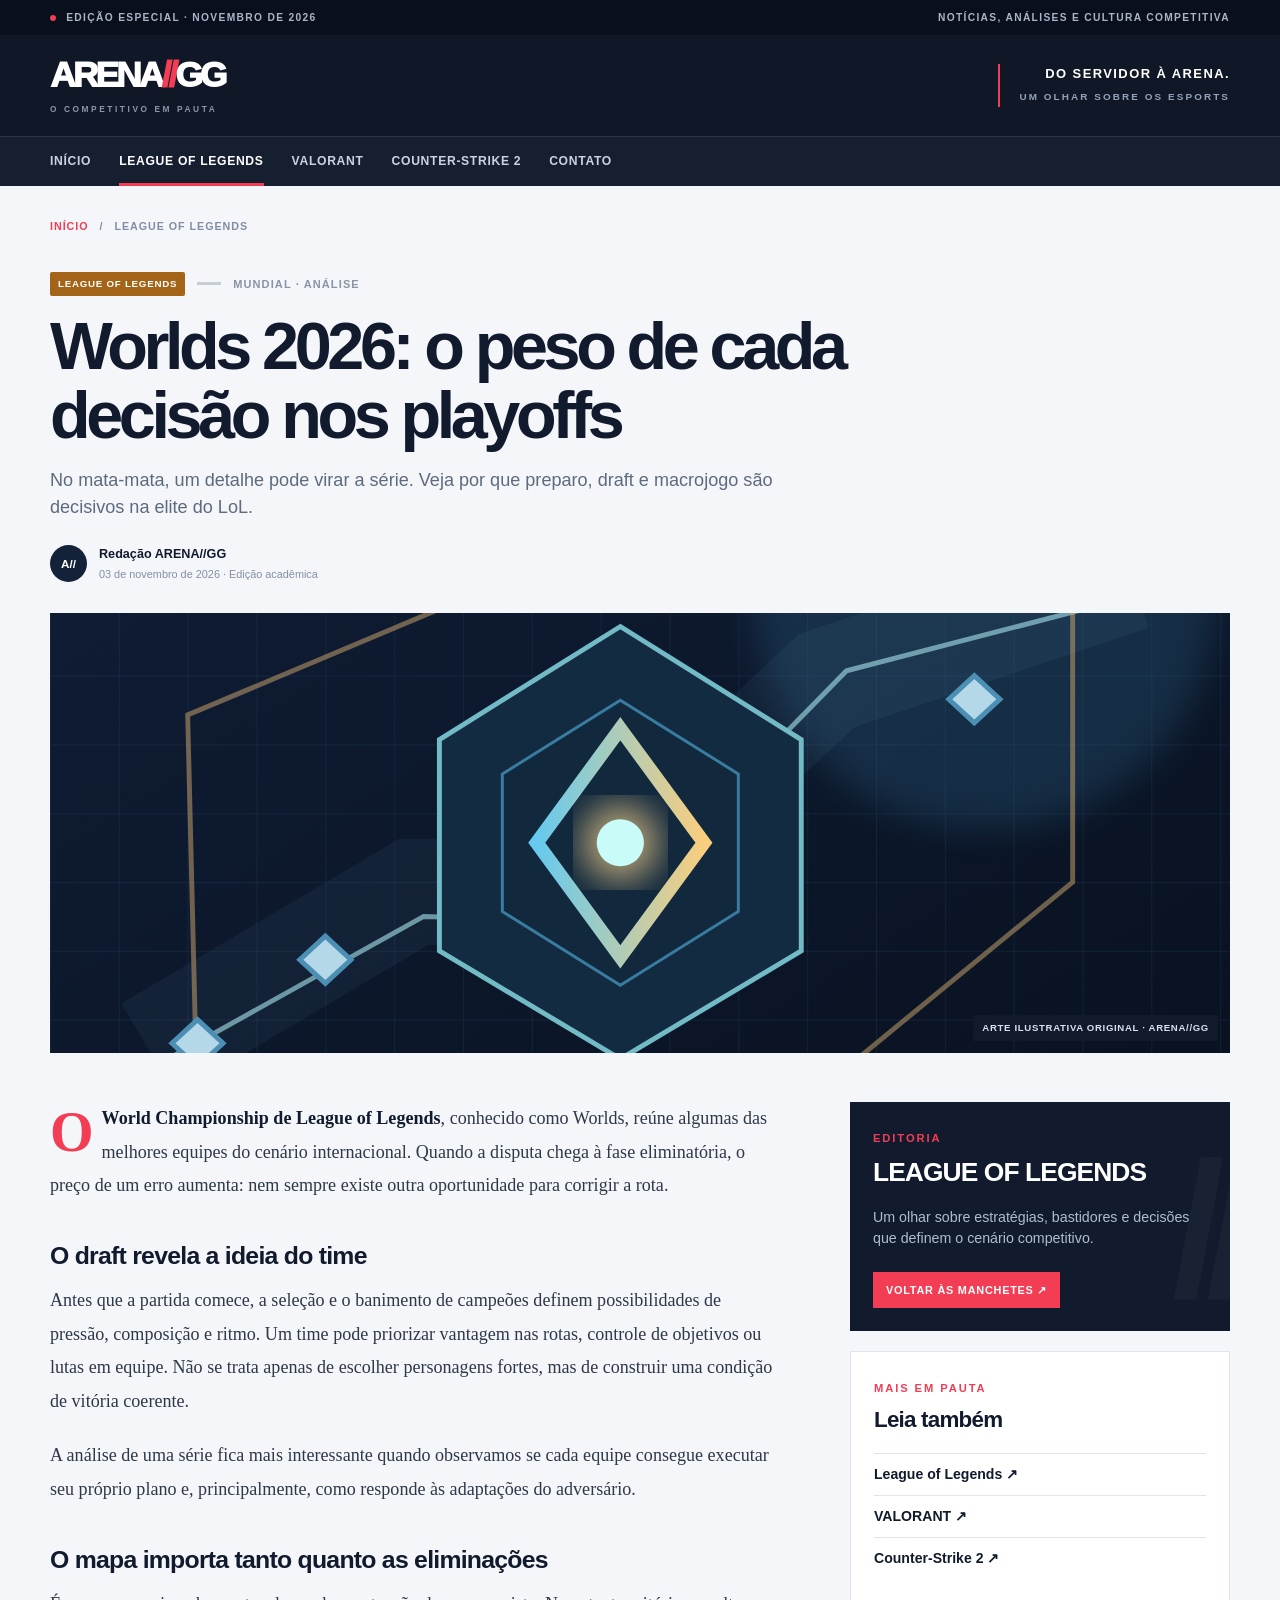
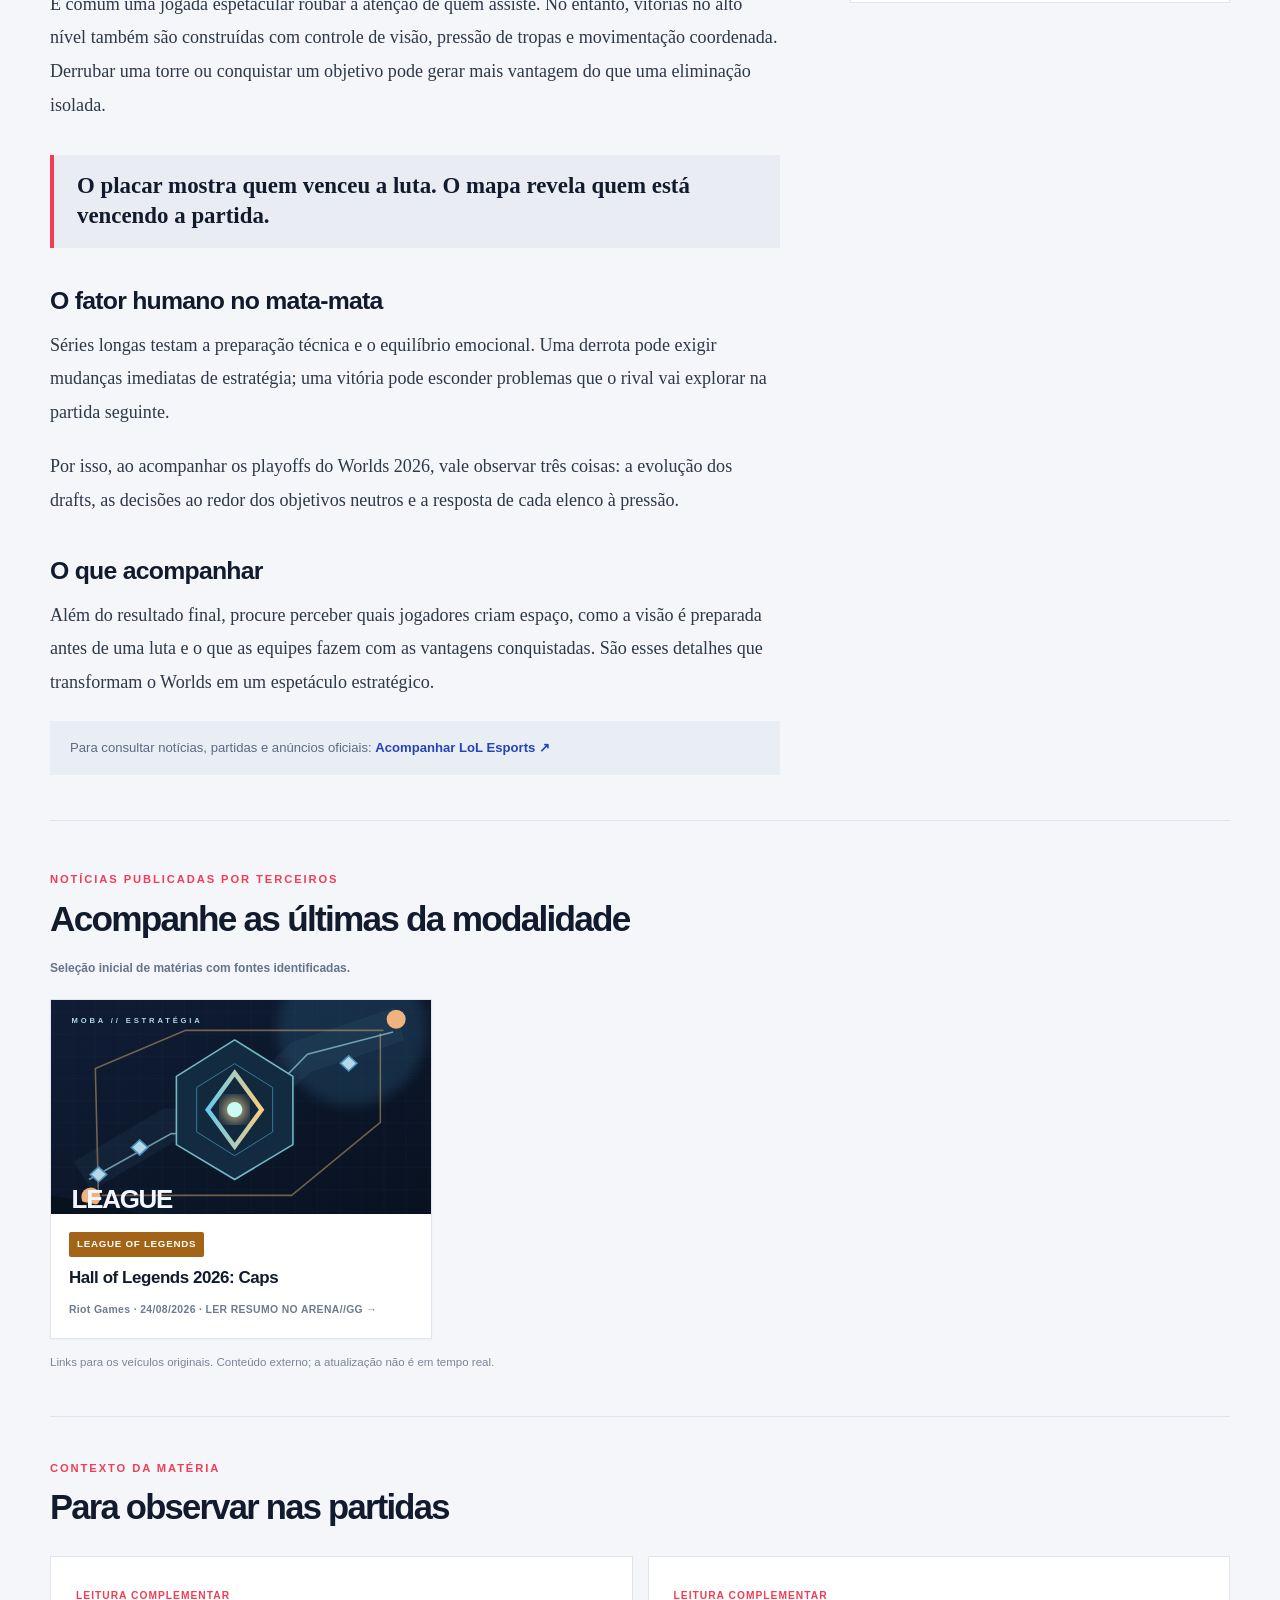
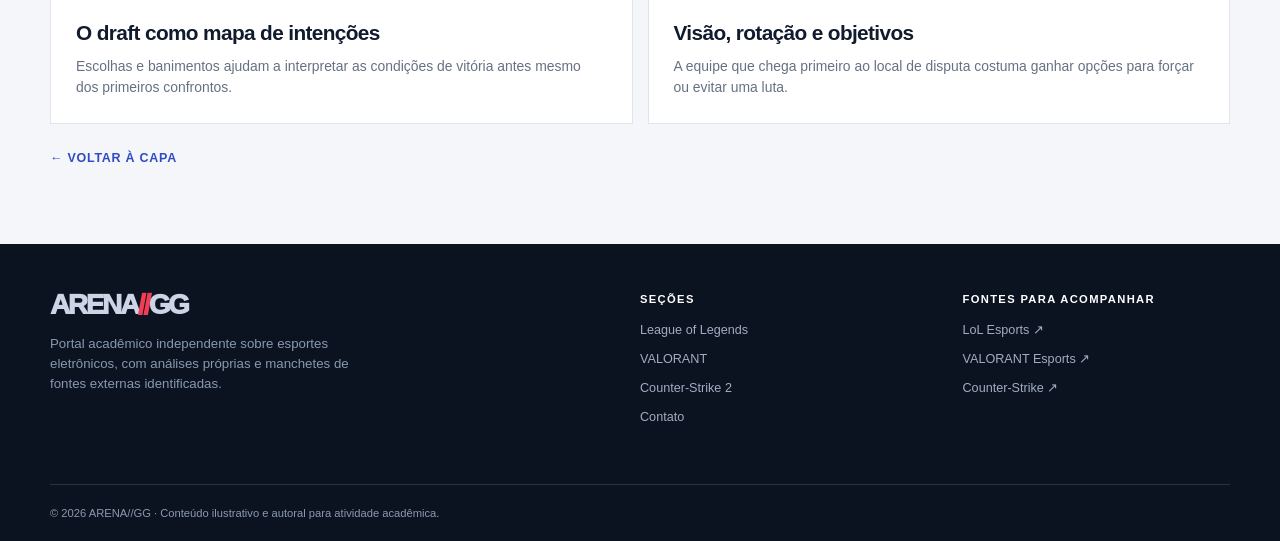
<file: league-of-legends.html>
<!DOCTYPE html>
<html lang="pt-BR"><head><meta charset="UTF-8"><meta name="viewport" content="width=device-width,initial-scale=1"><meta name="theme-color" content="#101827"><meta name="description" content="No mata-mata, um detalhe pode virar a série. Veja por que preparo, draft e macrojogo são decisivos na elite do LoL."><title>LEAGUE OF LEGENDS | ARENA//GG</title><link rel="stylesheet" href="style.css"><script src="script.js" defer></script></head>
<body><a class="skip" href="#conteudo">Pular para o conteúdo principal</a>
<div class="topline"><div class="shell top-inner"><span><span class="red-dot"></span> EDIÇÃO ESPECIAL · NOVEMBRO DE 2026</span><span>NOTÍCIAS, ANÁLISES E CULTURA COMPETITIVA</span></div></div>
<header class="site-header"><div class="shell head-row"><a class="logo" href="index.html" aria-label="ARENA GG - página inicial">ARENA<span>//</span>GG<small>O COMPETITIVO EM PAUTA</small></a><div class="header-caption"><strong>DO SERVIDOR À ARENA.</strong><small>UM OLHAR SOBRE OS ESPORTS</small></div><button class="menu-toggle" data-menu-toggle aria-expanded="false" aria-controls="nav-principal">MENU ☰</button></div>
<nav class="nav-strip" aria-label="Menu principal"><div class="shell nav-inner" id="nav-principal"><a href="index.html">Início</a><a href="league-of-legends.html" aria-current="page">League of Legends</a><a href="valorant.html">VALORANT</a><a href="counter-strike-2.html">Counter-Strike 2</a><a href="contato.html">Contato</a></div></nav></header>
<main id="conteudo"><section class="shell crumb"><a href="index.html">INÍCIO</a><span> / </span><span>LEAGUE OF LEGENDS</span></section><section class="shell article-head"><span class="category cat-lol">LEAGUE OF LEGENDS</span><span class="mini-divider"></span><span class="article-topic">MUNDIAL · ANÁLISE</span><h1>Worlds 2026: o peso de cada decisão nos playoffs</h1><p>No mata-mata, um detalhe pode virar a série. Veja por que preparo, draft e macrojogo são decisivos na elite do LoL.</p><div class="byline"><span class="author-mark">A//</span><div><strong>Redação ARENA//GG</strong><small>03 de novembro de 2026 · Edição acadêmica</small></div></div></section>
<div class="shell article-banner"><img src="assets/league.svg" alt="Ilustração editorial de arena de League of Legends" width="1200" height="740"><span>ARTE ILUSTRATIVA ORIGINAL · ARENA//GG</span></div>
<div class="shell article-main"><article class="article-copy"><p class="drop">O <strong>World Championship de League of Legends</strong>, conhecido como Worlds, reúne algumas das melhores equipes do cenário internacional. Quando a disputa chega à fase eliminatória, o preço de um erro aumenta: nem sempre existe outra oportunidade para corrigir a rota.</p>
<h2>O draft revela a ideia do time</h2><p>Antes que a partida comece, a seleção e o banimento de campeões definem possibilidades de pressão, composição e ritmo. Um time pode priorizar vantagem nas rotas, controle de objetivos ou lutas em equipe. Não se trata apenas de escolher personagens fortes, mas de construir uma condição de vitória coerente.</p><p>A análise de uma série fica mais interessante quando observamos se cada equipe consegue executar seu próprio plano e, principalmente, como responde às adaptações do adversário.</p>
<h2>O mapa importa tanto quanto as eliminações</h2><p>É comum uma jogada espetacular roubar a atenção de quem assiste. No entanto, vitórias no alto nível também são construídas com controle de visão, pressão de tropas e movimentação coordenada. Derrubar uma torre ou conquistar um objetivo pode gerar mais vantagem do que uma eliminação isolada.</p>
<blockquote>O placar mostra quem venceu a luta. O mapa revela quem está vencendo a partida.</blockquote>
<h2>O fator humano no mata-mata</h2><p>Séries longas testam a preparação técnica e o equilíbrio emocional. Uma derrota pode exigir mudanças imediatas de estratégia; uma vitória pode esconder problemas que o rival vai explorar na partida seguinte.</p><p>Por isso, ao acompanhar os playoffs do Worlds 2026, vale observar três coisas: a evolução dos drafts, as decisões ao redor dos objetivos neutros e a resposta de cada elenco à pressão.</p>
<h2>O que acompanhar</h2><p>Além do resultado final, procure perceber quais jogadores criam espaço, como a visão é preparada antes de uma luta e o que as equipes fazem com as vantagens conquistadas. São esses detalhes que transformam o Worlds em um espetáculo estratégico.</p><div class="article-source">Para consultar notícias, partidas e anúncios oficiais: <a href="https://lolesports.com/pt-BR" target="_blank" rel="noopener noreferrer">Acompanhar LoL Esports ↗</a></div></article>
<aside class="article-aside"><div class="side-module side-dark"><span class="section-brow">EDITORIA</span><h2>LEAGUE OF LEGENDS</h2><p>Um olhar sobre estratégias, bastidores e decisões que definem o cenário competitivo.</p><a href="index.html">VOLTAR ÀS MANCHETES ↗</a></div><div class="side-module"><span class="section-brow">MAIS EM PAUTA</span><h2>Leia também</h2><a class="side-link" href="league-of-legends.html">League of Legends ↗</a><a class="side-link" href="valorant.html">VALORANT ↗</a><a class="side-link" href="counter-strike-2.html">Counter-Strike 2 ↗</a></div></aside></div>

<section class="shell live-feed-section article-feed" aria-labelledby="feed-title-lol">
  <div class="section-heading"><div><span class="section-brow">NOTÍCIAS PUBLICADAS POR TERCEIROS</span><h2 id="feed-title-lol">Acompanhe as últimas da modalidade</h2></div></div>
  <p class="feed-status" data-feed-status>Carregando manchetes...</p>
  <div class="live-news-grid" data-live-feed="lol" data-limit="3" aria-live="polite"></div>
  <p class="feed-note">Links para os veículos originais. Conteúdo externo; a atualização não é em tempo real.</p>
</section>
<section class="shell related"><div class="section-heading"><div><span class="section-brow">CONTEXTO DA MATÉRIA</span><h2>Para observar nas partidas</h2></div></div><div class="related-grid"><article class="related-card"><span>LEITURA COMPLEMENTAR</span><h3>O draft como mapa de intenções</h3><p>Escolhas e banimentos ajudam a interpretar as condições de vitória antes mesmo dos primeiros confrontos.</p></article><article class="related-card"><span>LEITURA COMPLEMENTAR</span><h3>Visão, rotação e objetivos</h3><p>A equipe que chega primeiro ao local de disputa costuma ganhar opções para forçar ou evitar uma luta.</p></article></div><a class="all-news" href="index.html">← VOLTAR À CAPA</a></section></main>
<footer class="footer"><div class="shell foot-grid"><div><a href="index.html" class="logo foot-logo">ARENA<span>//</span>GG</a><p>Portal acadêmico independente sobre esportes eletrônicos, com análises próprias e manchetes de fontes externas identificadas.</p></div><div><strong>SEÇÕES</strong><a href="league-of-legends.html">League of Legends</a><a href="valorant.html">VALORANT</a><a href="counter-strike-2.html">Counter-Strike 2</a><a href="contato.html">Contato</a></div><div><strong>FONTES PARA ACOMPANHAR</strong><a href="https://lolesports.com/pt-BR" target="_blank" rel="noopener noreferrer">LoL Esports ↗</a><a href="https://valorantesports.com/pt-BR" target="_blank" rel="noopener noreferrer">VALORANT Esports ↗</a><a href="https://www.counter-strike.net/" target="_blank" rel="noopener noreferrer">Counter-Strike ↗</a></div></div><div class="shell foot-bottom">© 2026 ARENA//GG · Conteúdo ilustrativo e autoral para atividade acadêmica.</div></footer></body></html>
</file>
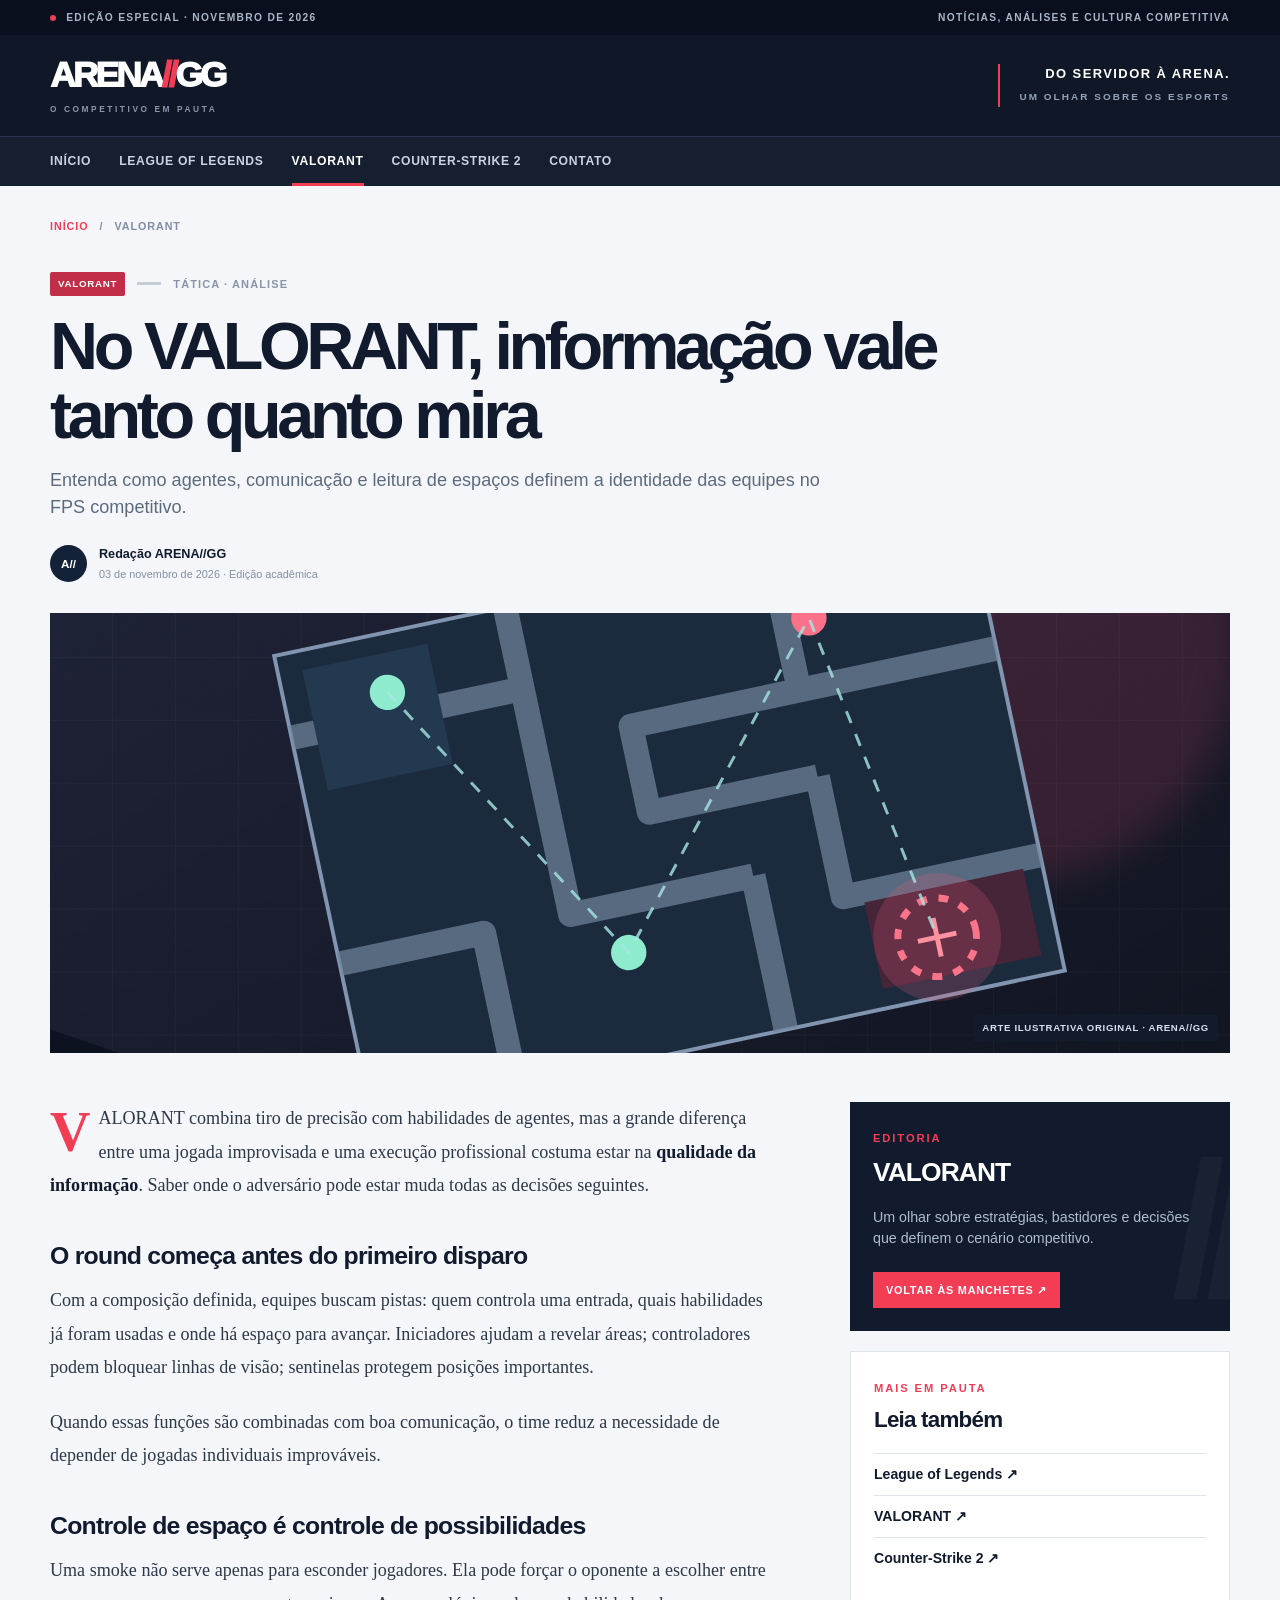
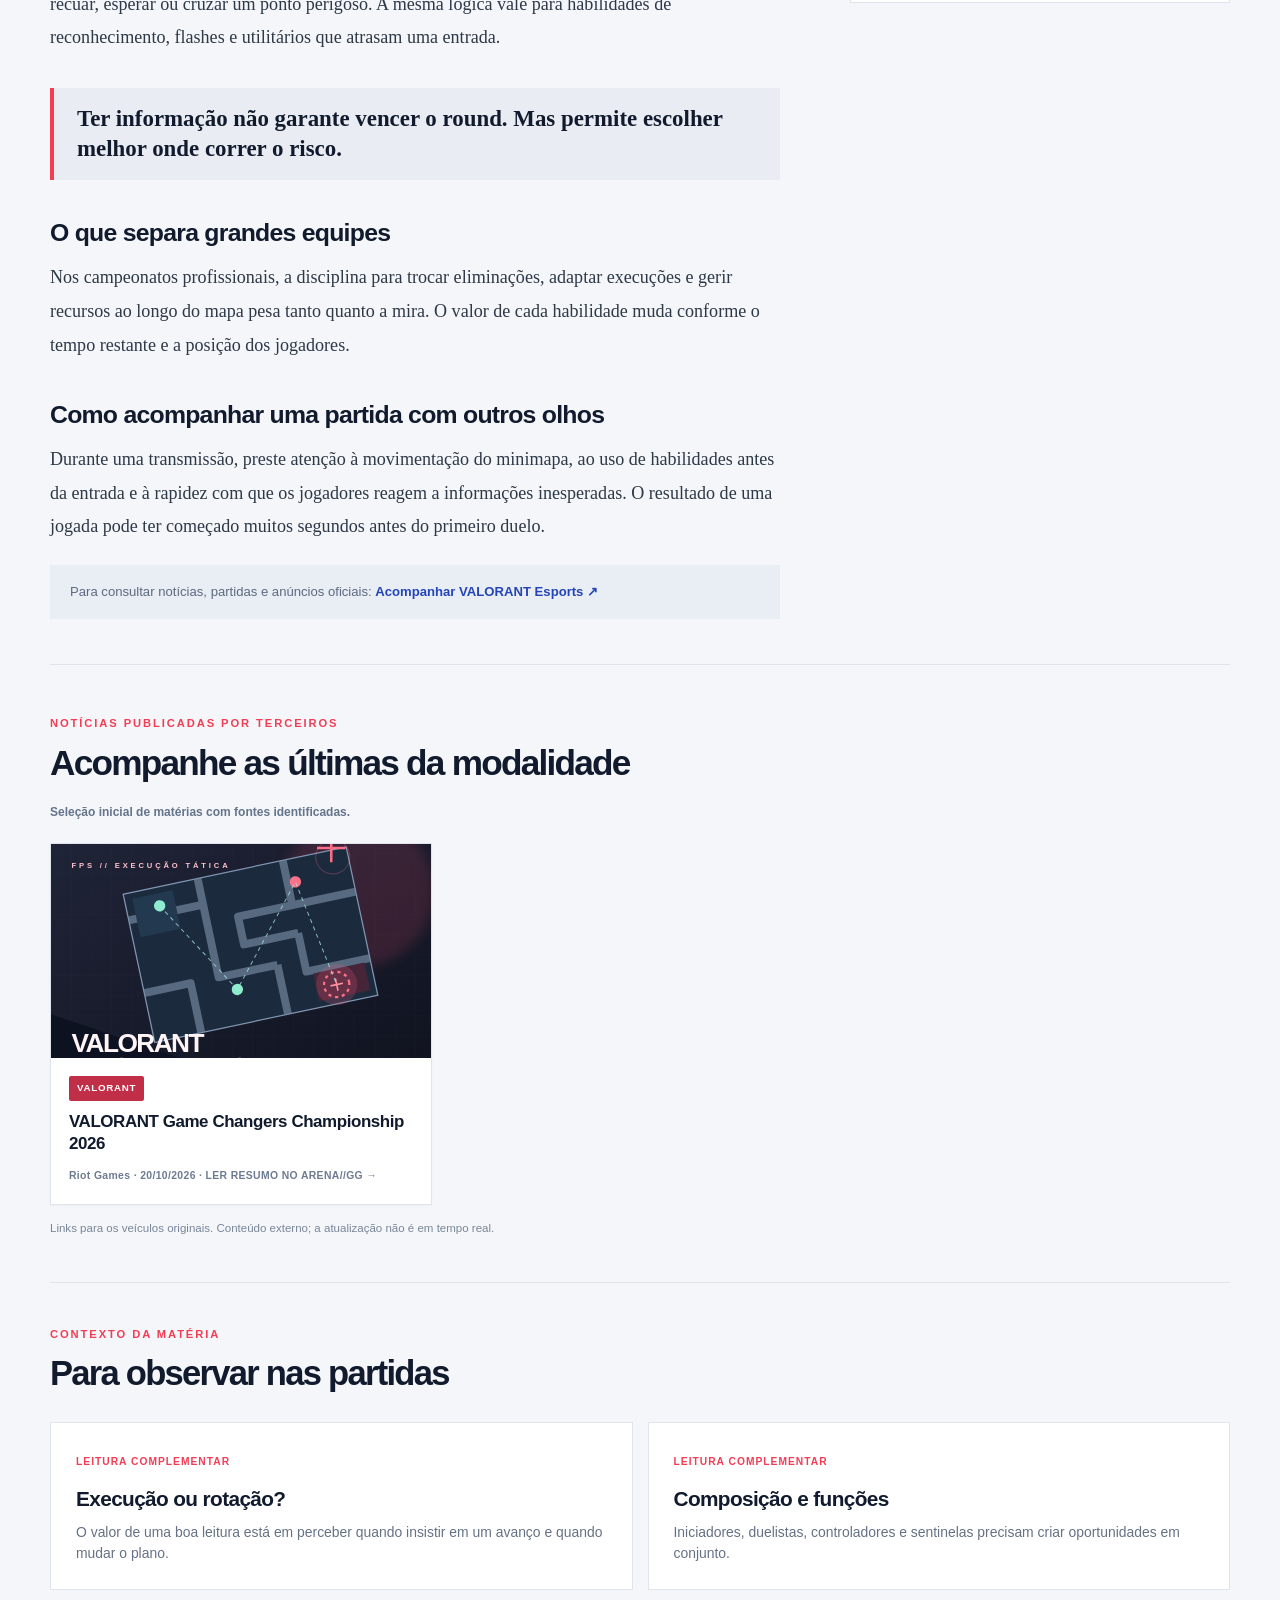
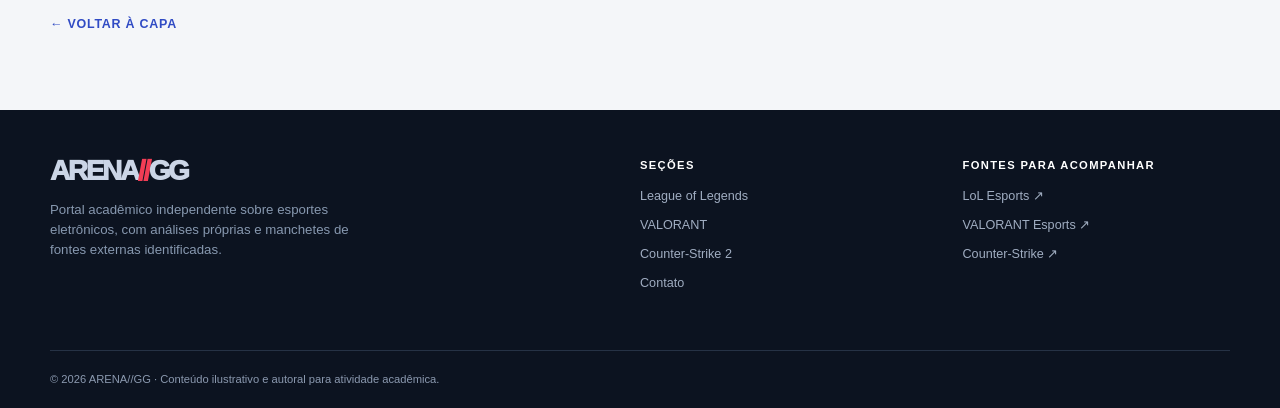
<file: valorant.html>
<!DOCTYPE html>
<html lang="pt-BR"><head><meta charset="UTF-8"><meta name="viewport" content="width=device-width,initial-scale=1"><meta name="theme-color" content="#101827"><meta name="description" content="Entenda como agentes, comunicação e leitura de espaços definem a identidade das equipes no FPS competitivo."><title>VALORANT | ARENA//GG</title><link rel="stylesheet" href="style.css"><script src="script.js" defer></script></head>
<body><a class="skip" href="#conteudo">Pular para o conteúdo principal</a>
<div class="topline"><div class="shell top-inner"><span><span class="red-dot"></span> EDIÇÃO ESPECIAL · NOVEMBRO DE 2026</span><span>NOTÍCIAS, ANÁLISES E CULTURA COMPETITIVA</span></div></div>
<header class="site-header"><div class="shell head-row"><a class="logo" href="index.html" aria-label="ARENA GG - página inicial">ARENA<span>//</span>GG<small>O COMPETITIVO EM PAUTA</small></a><div class="header-caption"><strong>DO SERVIDOR À ARENA.</strong><small>UM OLHAR SOBRE OS ESPORTS</small></div><button class="menu-toggle" data-menu-toggle aria-expanded="false" aria-controls="nav-principal">MENU ☰</button></div>
<nav class="nav-strip" aria-label="Menu principal"><div class="shell nav-inner" id="nav-principal"><a href="index.html">Início</a><a href="league-of-legends.html">League of Legends</a><a href="valorant.html" aria-current="page">VALORANT</a><a href="counter-strike-2.html">Counter-Strike 2</a><a href="contato.html">Contato</a></div></nav></header>
<main id="conteudo"><section class="shell crumb"><a href="index.html">INÍCIO</a><span> / </span><span>VALORANT</span></section><section class="shell article-head"><span class="category cat-val">VALORANT</span><span class="mini-divider"></span><span class="article-topic">TÁTICA · ANÁLISE</span><h1>No VALORANT, informação vale tanto quanto mira</h1><p>Entenda como agentes, comunicação e leitura de espaços definem a identidade das equipes no FPS competitivo.</p><div class="byline"><span class="author-mark">A//</span><div><strong>Redação ARENA//GG</strong><small>03 de novembro de 2026 · Edição acadêmica</small></div></div></section>
<div class="shell article-banner"><img src="assets/valorant.svg" alt="Ilustração de mapa de VALORANT com pontos de entrada e cobertura" width="1200" height="740"><span>ARTE ILUSTRATIVA ORIGINAL · ARENA//GG</span></div>
<div class="shell article-main"><article class="article-copy"><p class="drop">VALORANT combina tiro de precisão com habilidades de agentes, mas a grande diferença entre uma jogada improvisada e uma execução profissional costuma estar na <strong>qualidade da informação</strong>. Saber onde o adversário pode estar muda todas as decisões seguintes.</p>
<h2>O round começa antes do primeiro disparo</h2><p>Com a composição definida, equipes buscam pistas: quem controla uma entrada, quais habilidades já foram usadas e onde há espaço para avançar. Iniciadores ajudam a revelar áreas; controladores podem bloquear linhas de visão; sentinelas protegem posições importantes.</p><p>Quando essas funções são combinadas com boa comunicação, o time reduz a necessidade de depender de jogadas individuais improváveis.</p>
<h2>Controle de espaço é controle de possibilidades</h2><p>Uma smoke não serve apenas para esconder jogadores. Ela pode forçar o oponente a escolher entre recuar, esperar ou cruzar um ponto perigoso. A mesma lógica vale para habilidades de reconhecimento, flashes e utilitários que atrasam uma entrada.</p>
<blockquote>Ter informação não garante vencer o round. Mas permite escolher melhor onde correr o risco.</blockquote>
<h2>O que separa grandes equipes</h2><p>Nos campeonatos profissionais, a disciplina para trocar eliminações, adaptar execuções e gerir recursos ao longo do mapa pesa tanto quanto a mira. O valor de cada habilidade muda conforme o tempo restante e a posição dos jogadores.</p>
<h2>Como acompanhar uma partida com outros olhos</h2><p>Durante uma transmissão, preste atenção à movimentação do minimapa, ao uso de habilidades antes da entrada e à rapidez com que os jogadores reagem a informações inesperadas. O resultado de uma jogada pode ter começado muitos segundos antes do primeiro duelo.</p><div class="article-source">Para consultar notícias, partidas e anúncios oficiais: <a href="https://valorantesports.com/pt-BR" target="_blank" rel="noopener noreferrer">Acompanhar VALORANT Esports ↗</a></div></article>
<aside class="article-aside"><div class="side-module side-dark"><span class="section-brow">EDITORIA</span><h2>VALORANT</h2><p>Um olhar sobre estratégias, bastidores e decisões que definem o cenário competitivo.</p><a href="index.html">VOLTAR ÀS MANCHETES ↗</a></div><div class="side-module"><span class="section-brow">MAIS EM PAUTA</span><h2>Leia também</h2><a class="side-link" href="league-of-legends.html">League of Legends ↗</a><a class="side-link" href="valorant.html">VALORANT ↗</a><a class="side-link" href="counter-strike-2.html">Counter-Strike 2 ↗</a></div></aside></div>

<section class="shell live-feed-section article-feed" aria-labelledby="feed-title-val">
  <div class="section-heading"><div><span class="section-brow">NOTÍCIAS PUBLICADAS POR TERCEIROS</span><h2 id="feed-title-val">Acompanhe as últimas da modalidade</h2></div></div>
  <p class="feed-status" data-feed-status>Carregando manchetes...</p>
  <div class="live-news-grid" data-live-feed="val" data-limit="3" aria-live="polite"></div>
  <p class="feed-note">Links para os veículos originais. Conteúdo externo; a atualização não é em tempo real.</p>
</section>
<section class="shell related"><div class="section-heading"><div><span class="section-brow">CONTEXTO DA MATÉRIA</span><h2>Para observar nas partidas</h2></div></div><div class="related-grid"><article class="related-card"><span>LEITURA COMPLEMENTAR</span><h3>Execução ou rotação?</h3><p>O valor de uma boa leitura está em perceber quando insistir em um avanço e quando mudar o plano.</p></article><article class="related-card"><span>LEITURA COMPLEMENTAR</span><h3>Composição e funções</h3><p>Iniciadores, duelistas, controladores e sentinelas precisam criar oportunidades em conjunto.</p></article></div><a class="all-news" href="index.html">← VOLTAR À CAPA</a></section></main>
<footer class="footer"><div class="shell foot-grid"><div><a href="index.html" class="logo foot-logo">ARENA<span>//</span>GG</a><p>Portal acadêmico independente sobre esportes eletrônicos, com análises próprias e manchetes de fontes externas identificadas.</p></div><div><strong>SEÇÕES</strong><a href="league-of-legends.html">League of Legends</a><a href="valorant.html">VALORANT</a><a href="counter-strike-2.html">Counter-Strike 2</a><a href="contato.html">Contato</a></div><div><strong>FONTES PARA ACOMPANHAR</strong><a href="https://lolesports.com/pt-BR" target="_blank" rel="noopener noreferrer">LoL Esports ↗</a><a href="https://valorantesports.com/pt-BR" target="_blank" rel="noopener noreferrer">VALORANT Esports ↗</a><a href="https://www.counter-strike.net/" target="_blank" rel="noopener noreferrer">Counter-Strike ↗</a></div></div><div class="shell foot-bottom">© 2026 ARENA//GG · Conteúdo ilustrativo e autoral para atividade acadêmica.</div></footer></body></html>
</file>
<file: style.css>
/* ARENA//GG | portal de e-sports / projeto acadêmico */
:root{--bg:#f4f6f9;--white:#fff;--ink:#111b2d;--muted:#657084;--line:#e0e5ed;--nav:#101827;--nav2:#161f30;--red:#f23d55;--blue:#3459eb;--warm:#fbab37;--max:1180px}
*{box-sizing:border-box}html{scroll-behavior:smooth}body{margin:0;background:var(--bg);color:var(--ink);font-family:Arial,Helvetica,sans-serif;line-height:1.5}a{color:inherit;text-decoration:none}a:hover{color:var(--red)}img{display:block;width:100%;height:auto}button,input,textarea,select{font:inherit}button{cursor:pointer}a:focus-visible,button:focus-visible,input:focus-visible,textarea:focus-visible,select:focus-visible{outline:3px solid var(--blue);outline-offset:3px}.shell{width:min(calc(100% - 44px),var(--max));margin-inline:auto}.skip{position:absolute;top:-90px;left:15px;background:white;padding:12px;z-index:100}.skip:focus{top:12px}.topline{background:#090f1c;color:#aab5c8;font-size:.64rem;letter-spacing:.13em;font-weight:800}.top-inner{display:flex;justify-content:space-between;gap:16px;align-items:center;min-height:35px}.red-dot{display:inline-block;width:6px;height:6px;background:var(--red);border-radius:50%;margin-right:6px;vertical-align:middle}.site-header{background:var(--nav);color:#fff}.head-row{min-height:101px;display:flex;align-items:center;justify-content:space-between;gap:30px}.logo{font-size:2.22rem;line-height:1;font-weight:1000;letter-spacing:-.084em;display:inline-block;white-space:nowrap}.logo span{color:var(--red)}.logo small{display:block;color:#8996aa;font-size:.52rem;letter-spacing:.31em;font-weight:900;margin-top:11px}.header-caption{text-align:right;border-left:2px solid var(--red);padding-left:19px}.header-caption strong{display:block;letter-spacing:.11em;font-size:.81rem}.header-caption small{font-size:.62rem;letter-spacing:.21em;color:#93a2b8;font-weight:800}.nav-strip{border-top:1px solid #29334b;background:var(--nav2)}.nav-inner{display:flex;align-items:center;gap:28px;min-height:49px}.nav-inner a{display:flex;align-items:center;align-self:stretch;white-space:nowrap;font-size:.76rem;letter-spacing:.055em;font-weight:800;color:#cbd3e0;border-bottom:3px solid transparent;padding-top:3px;text-transform:uppercase}.nav-inner a:hover,.nav-inner a[aria-current="page"]{border-bottom-color:var(--red);color:white}.menu-toggle{display:none;background:#222d41;color:white;border:1px solid #4a566f;border-radius:4px;padding:9px 13px;font-size:.74rem;font-weight:900}.intro-strip{display:flex;justify-content:space-between;gap:45px;align-items:center;padding:49px 0 39px;border-bottom:1px solid var(--line)}.intro-strip>div:first-child{max-width:840px}.section-brow{font-size:.7rem;color:var(--red);letter-spacing:.17em;font-weight:900;text-transform:uppercase}.intro-strip h1{font-size:clamp(2.25rem,4.5vw,3.9rem);line-height:1.08;letter-spacing:-.055em;margin:12px 0}.intro-strip p{font-size:1rem;color:var(--muted);margin:0;max-width:760px}.edition-stamp{border:2px solid var(--ink);padding:12px 17px;min-width:158px;transform:rotate(2deg);flex-shrink:0}.edition-stamp span,.edition-stamp small{display:block;font-size:.65rem;letter-spacing:.13em;font-weight:900}.edition-stamp strong{display:block;font-size:2.7rem;line-height:.92;letter-spacing:-.06em;margin:15px 0}.edition-stamp small{color:var(--muted);font-size:.55rem}.news-feature{padding:41px 0 29px}.section-heading{display:flex;align-items:end;justify-content:space-between;gap:18px;margin-bottom:22px}.section-heading h2{font-size:clamp(1.65rem,2.7vw,2.22rem);letter-spacing:-.05em;margin:3px 0 0;font-weight:900}.date-label{font-size:.69rem;color:#8490a4;font-weight:900;letter-spacing:.1em}.lead-grid{display:grid;grid-template-columns:1.56fr 1fr;gap:15px}.lead-main,.secondary-leads article{min-width:0}.lead-image,.secondary-image{position:relative;display:block;overflow:hidden;background:#111d33;height:100%;min-height:385px;color:white}.lead-image img,.secondary-image img{position:absolute;inset:0;width:100%;height:100%;object-fit:cover;transition:transform .4s}.lead-image:hover img,.secondary-image:hover img{transform:scale(1.05)}.image-shade{position:absolute;inset:0;background:linear-gradient(0deg,rgba(5,10,20,.98) 0%,rgba(8,15,29,.76) 40%,rgba(10,15,30,.05) 83%)}.lead-caption,.secondary-caption{position:absolute;left:26px;bottom:24px;right:26px}.lead-caption h3{font-size:clamp(1.6rem,3vw,2.4rem);letter-spacing:-.045em;line-height:1.09;margin:13px 0;font-weight:900;max-width:610px}.lead-caption p{color:#d4dbea;font-size:.91rem;max-width:580px;margin:0 0 13px}.read-marker{font-size:.66rem;letter-spacing:.12em;font-weight:900;color:#fff}.secondary-leads{display:grid;grid-template-rows:1fr 1fr;gap:15px}.secondary-image{min-height:185px}.secondary-caption{left:20px;right:18px;bottom:18px}.secondary-caption h3{font-size:1.25rem;line-height:1.12;margin:9px 0 9px;letter-spacing:-.03em}.category{display:inline-block;vertical-align:middle;color:white;font-size:.61rem;letter-spacing:.075em;font-weight:900;padding:5px 8px;border-radius:2px}.cat-lol{background:#a46418}.cat-val{background:#c12e47}.cat-cs{background:#315fd6}.content-grid{display:grid;grid-template-columns:minmax(0,1fr) 323px;gap:33px;padding:30px 0 50px}.filters{display:flex;gap:8px;flex-wrap:wrap;margin:0 0 12px}.filter{border:1px solid #d3dbe6;background:#fff;padding:8px 13px;font-size:.72rem;font-weight:800;color:#516075}.filter:hover,.filter.is-selected{background:var(--nav);color:white;border-color:var(--nav)}.news-list{background:white;border:1px solid var(--line)}.news-row{display:grid;grid-template-columns:198px minmax(0,1fr);gap:19px;padding:15px;border-bottom:1px solid var(--line)}.news-row:last-child{border-bottom:0}.news-row[hidden]{display:none}.news-thumb{height:132px;overflow:hidden;background:#1a2845;display:block}.news-thumb img{width:100%;height:100%;object-fit:cover;transition:transform .25s}.news-thumb:hover img{transform:scale(1.04)}.news-row h3{font-size:1.09rem;margin:8px 0 4px;letter-spacing:-.022em;line-height:1.2}.news-row p{font-size:.82rem;color:#677286;margin:4px 0 8px}.meta{font-size:.66rem;color:#8190a2;font-weight:900;letter-spacing:.07em}.sidebar{display:flex;flex-direction:column;gap:19px}.side-module{background:white;border:1px solid var(--line);padding:23px}.side-module h2{font-size:1.4rem;line-height:1.1;letter-spacing:-.035em;margin:9px 0 20px}.side-module p{font-size:.89rem;color:#687387}.radar{display:grid;grid-template-columns:33px 1fr;gap:10px;border-top:1px solid var(--line);padding:14px 0}.radar-num{font-size:1.2rem;color:#c3cbd7;font-weight:900}.radar span:not(.radar-num){display:block;color:var(--red);font-size:.61rem;letter-spacing:.085em;font-weight:900}.radar a{font-weight:900;display:block;line-height:1.25;margin-top:5px;font-size:.89rem}.side-dark{background:#111b2d;color:white;border:0;position:relative;overflow:hidden}.side-dark:before{content:'//';position:absolute;right:-10px;bottom:-43px;font-size:12rem;font-weight:900;color:rgba(255,255,255,.03);letter-spacing:-.1em}.side-dark h2{font-size:1.65rem}.side-dark p{color:#afbdd1;position:relative}.side-dark a{display:inline-block;color:white;background:var(--red);padding:10px 13px;font-size:.68rem;font-weight:900;letter-spacing:.07em;margin-top:8px;position:relative}.side-link{display:block;border-top:1px solid var(--line);padding:10px 0;font-size:.88rem;font-weight:800}.departments{padding:7px 0 70px}.departments-grid{display:grid;grid-template-columns:repeat(3,1fr);gap:14px}.departments-grid a{background:#e9edf4;border-top:4px solid var(--red);padding:24px;display:block;min-height:140px;transition:transform .2s}.departments-grid a:nth-child(2){border-color:#4b62de}.departments-grid a:nth-child(3){border-color:#efac3b}.departments-grid a:hover{transform:translateY(-3px);color:var(--ink)}.departments-grid span{display:block;color:#7c8a9e;font-size:.67rem;font-weight:900;letter-spacing:.13em}.departments-grid strong{display:block;font-size:1.2rem;line-height:1.18;margin:15px 0 8px}.departments-grid small{font-size:.8rem;color:#677388}.footer{background:#0c1320;color:#cbd5e6}.foot-grid{display:grid;grid-template-columns:2fr 1fr 1fr;gap:55px;padding:47px 0}.foot-logo{font-size:1.75rem}.foot-grid p{max-width:320px;color:#8798af;font-size:.83rem}.foot-grid strong{display:block;font-size:.7rem;letter-spacing:.12em;color:white;margin-bottom:13px}.foot-grid div:not(:first-child) a{display:block;color:#a0adc1;font-size:.79rem;margin:10px 0}.foot-grid a:hover{color:white}.foot-bottom{border-top:1px solid #263245;padding:20px 0;color:#8b99af;font-size:.7rem}.crumb{font-size:.67rem;color:#818da2;letter-spacing:.09em;font-weight:900;text-transform:uppercase;padding-top:32px}.crumb a{color:var(--red)}.crumb span{margin-left:7px}.article-head{padding:37px 0 31px}.article-topic{font-size:.69rem;color:#8994a5;font-weight:900;letter-spacing:.1em}.mini-divider{display:inline-block;height:3px;width:24px;background:#c5cdd7;vertical-align:middle;margin:0 12px}.article-head h1{font-size:clamp(2.5rem,5.2vw,4.8rem);line-height:1.04;letter-spacing:-.066em;max-width:1000px;margin:16px 0}.article-head>p{color:#5e6b7d;font-size:1.13rem;max-width:780px;margin:0 0 24px}.byline{display:flex;align-items:center;gap:12px}.author-mark{display:grid;place-items:center;width:37px;height:37px;border-radius:50%;background:#142239;color:white;font-size:.73rem;font-weight:900}.byline strong{display:block;font-size:.79rem}.byline small{display:block;color:#8490a2;font-size:.68rem;margin-top:2px}.article-banner{position:relative;background:#192b46}.article-banner img{max-height:440px;object-fit:cover}.article-banner>span{position:absolute;right:12px;bottom:12px;background:#121b2de8;color:#d8e0ec;padding:6px 9px;font-size:.6rem;letter-spacing:.07em;font-weight:900}.article-main{display:grid;grid-template-columns:minmax(0,730px) minmax(245px,1fr);gap:70px;padding:49px 0 45px}.article-copy{font-family:Georgia,'Times New Roman',serif;font-size:1.13rem;line-height:1.86;color:#2e3948}.article-copy p{margin:0 0 21px}.article-copy h2{font-family:Arial,Helvetica,sans-serif;font-size:1.55rem;color:var(--ink);line-height:1.17;margin:38px 0 14px;letter-spacing:-.03em}.article-copy strong{color:var(--ink)}.article-copy .drop:first-letter{float:left;font-size:3.5rem;line-height:.86;padding:6px 8px 0 0;color:var(--red);font-weight:900}.article-copy blockquote{font-size:1.43rem;line-height:1.32;color:var(--ink);font-weight:bold;border-left:4px solid var(--red);padding:16px 23px;margin:33px 0;background:#e9edf3}.article-source{background:#e9edf4;padding:15px 20px;font-size:.82rem;font-family:Arial;color:#5c6a80}.article-source a{color:#2445b8;font-weight:800}.article-aside{display:flex;flex-direction:column;gap:20px}.related{border-top:1px solid var(--line);padding:38px 0 75px}.related-grid{display:grid;grid-template-columns:1fr 1fr;gap:15px}.related-card{background:white;border:1px solid var(--line);padding:25px}.related-card>span{color:var(--red);font-weight:900;font-size:.64rem;letter-spacing:.1em}.related-card h3{font-size:1.3rem;letter-spacing:-.03em;margin:11px 0 8px}.related-card p{color:#657184;font-size:.87rem;margin:0}.all-news{display:inline-block;margin-top:25px;font-size:.78rem;font-weight:900;letter-spacing:.06em;color:#304bc4}.contact-head{padding:36px 0 25px}.contact-head h1{font-size:clamp(2.5rem,5vw,4.5rem);line-height:1.04;letter-spacing:-.06em;max-width:780px;margin:13px 0 18px}.contact-head p{font-size:1.05rem;color:#687587;max-width:750px}.contact-layout{display:grid;grid-template-columns:minmax(0,1.5fr) minmax(270px,.8fr);gap:31px;padding:10px 0 85px}.contact-panel{background:white;border:1px solid var(--line);padding:31px}.contact-panel h2{font-size:1.65rem;margin:0 0 5px;letter-spacing:-.04em}.contact-panel>p{font-size:.87rem;color:#667184;margin-bottom:25px}.contact-panel label{display:block;font-size:.8rem;font-weight:900;margin-bottom:17px}.contact-panel input,.contact-panel textarea,.contact-panel select{display:block;width:100%;padding:12px;border:1px solid #cbd4e0;background:#f8fafd;margin-top:6px;color:var(--ink);border-radius:3px}.contact-fields{display:grid;grid-template-columns:1fr 1fr;gap:14px}.primary-button{border:0;background:var(--red);color:white;font-size:.76rem;font-weight:900;letter-spacing:.08em;padding:14px 20px}.preview{margin-top:20px;padding:20px;background:#eef2f7;border-left:3px solid #3860d2}.preview h3{margin:0 0 8px}.preview p{color:#5d6a7c;font-size:.82rem}.preview pre{white-space:pre-wrap;overflow-wrap:anywhere}.preview button{background:#152239;border:0;color:white;padding:10px 16px;font-size:.75rem;font-weight:900}.contact-info{display:flex;flex-direction:column;gap:18px}
@media(max-width:900px){.content-grid{grid-template-columns:minmax(0,1fr) 275px;gap:20px}.news-row{grid-template-columns:160px 1fr}.news-thumb{height:122px}.article-main{gap:25px}.intro-strip{gap:25px}}
@media(max-width:720px){.shell{width:min(calc(100% - 28px),var(--max))}.top-inner{min-height:28px}.top-inner>span:last-child{display:none}.head-row{min-height:79px}.header-caption{display:none}.logo{font-size:1.85rem}.menu-toggle{display:block}.nav-strip{border-top:0}.nav-inner{display:none;flex-direction:column;align-items:stretch;min-height:0;gap:0;padding-bottom:9px}.nav-inner.open{display:flex}.nav-inner a{padding:12px 6px;border-bottom:1px solid #2a3751}.nav-inner a[aria-current="page"]{border-left:3px solid var(--red);padding-left:14px}.intro-strip{padding:30px 0;gap:10px}.intro-strip h1{font-size:2.3rem}.intro-strip p{font-size:.92rem}.edition-stamp{display:none}.section-heading{align-items:start;flex-direction:column;gap:4px}.date-label{font-size:.6rem}.news-feature{padding:27px 0}.lead-grid{grid-template-columns:1fr}.lead-image{min-height:345px}.lead-caption{left:19px;right:19px;bottom:18px}.lead-caption h3{font-size:1.9rem}.secondary-leads{grid-template-columns:1fr 1fr;grid-template-rows:auto;gap:12px}.secondary-image{min-height:210px}.secondary-caption{left:12px;right:12px;bottom:12px}.secondary-caption h3{font-size:1rem}.secondary-caption .read-marker{font-size:.56rem}.content-grid,.article-main,.contact-layout{grid-template-columns:1fr;gap:23px}.news-row{grid-template-columns:35% 1fr;gap:12px;padding:10px}.news-thumb{height:118px}.news-row h3{font-size:.94rem}.news-row p{font-size:.76rem}.sidebar{display:grid;grid-template-columns:1fr 1fr;align-items:start}.sidebar .side-module:last-child{grid-column:1/-1}.departments-grid{grid-template-columns:1fr}.departments-grid a{min-height:120px}.foot-grid{grid-template-columns:1fr 1fr;gap:25px}.foot-grid>div:first-child{grid-column:1/-1}.article-head{padding:25px 0}.article-head h1{font-size:2.65rem}.article-head>p{font-size:1rem}.article-main{padding-top:28px}.article-copy{font-size:1.04rem}.article-aside{display:grid;grid-template-columns:1fr 1fr}.related-grid{grid-template-columns:1fr}.contact-head{padding:29px 0 18px}.contact-panel{padding:20px}}
@media(max-width:480px){.secondary-leads{grid-template-columns:1fr}.secondary-image{min-height:180px}.lead-caption h3{font-size:1.6rem}.lead-caption p{font-size:.81rem}.sidebar,.article-aside{grid-template-columns:1fr}.news-row p{display:none}.news-row h3{font-size:.88rem}.news-thumb{height:105px}.filters{gap:5px}.filter{padding:7px 8px;font-size:.65rem}.foot-grid{grid-template-columns:1fr}.foot-grid>div:first-child{grid-column:auto}.contact-fields{grid-template-columns:1fr}.article-head h1{font-size:2.15rem}.article-banner img{min-height:220px;object-fit:cover}}
@media(prefers-reduced-motion:reduce){*,*::before,*::after{transition:none!important;scroll-behavior:auto!important}}

/* Feed de notícias externas com créditos e links para as fontes */
.live-feed-section{padding:35px 0 47px;border-top:1px solid var(--line)}
.live-feed-section .section-heading{margin-bottom:13px}
.live-feed-section .section-heading h2{font-size:clamp(1.65rem,3vw,2.2rem)}
.feed-lead{max-width:850px;color:#647186;font-size:.9rem;line-height:1.6;margin:0 0 8px}
.feed-status{font-size:.75rem;color:#64748b;font-weight:750;margin:11px 0 22px}
.feed-pill{font-size:.67rem;font-weight:900;letter-spacing:.07em;color:#43536c;background:#e4eaf2;border:1px solid #d5dce8;padding:10px 13px;border-radius:2px}
.feed-pill .red-dot{display:inline-block;margin-right:7px}
.live-news-grid{display:grid;grid-template-columns:repeat(3,minmax(0,1fr));gap:17px}
.live-card{background:white;border:1px solid var(--line);min-width:0;box-shadow:0 1px 2px #1f2b3d08}
.live-card-link{display:block;height:100%}
.live-card-visual{background:#172641;aspect-ratio:16/9;overflow:hidden}
.live-card-visual img{width:100%;height:100%;object-fit:cover;transition:transform .25s}
.live-card-link:hover img{transform:scale(1.04)}
.live-card-content{padding:18px 18px 20px}
.live-card-content h3{font-size:1.06rem;line-height:1.28;margin:10px 0;letter-spacing:-.025em}
.live-card-content p{font-size:.78rem;line-height:1.45;color:#687689;margin:0 0 13px}
.live-meta{display:block;color:#6d7b92;font-size:.65rem;letter-spacing:.035em;font-weight:850;margin-top:14px}
.feed-note{font-size:.72rem;color:#798699;margin:15px 0 0}
.feed-empty{grid-column:1/-1;border:1px dashed #aab5c6;background:#f4f6f9;padding:28px;color:#657188;font-size:.92rem}
.article-feed{padding-top:45px;padding-bottom:45px}
@media(max-width:900px){.live-news-grid{grid-template-columns:repeat(2,minmax(0,1fr))}}
@media(max-width:610px){.live-news-grid{grid-template-columns:1fr}.live-card-link{display:grid;grid-template-columns:32% 1fr}.live-card-visual{height:100%;min-height:150px;aspect-ratio:auto}.live-card-content{padding:14px}.live-card-content h3{font-size:.94rem;margin:8px 0}.live-card-content p{display:none}.live-meta{font-size:.61rem}.feed-pill{font-size:.58rem}}
</file>
